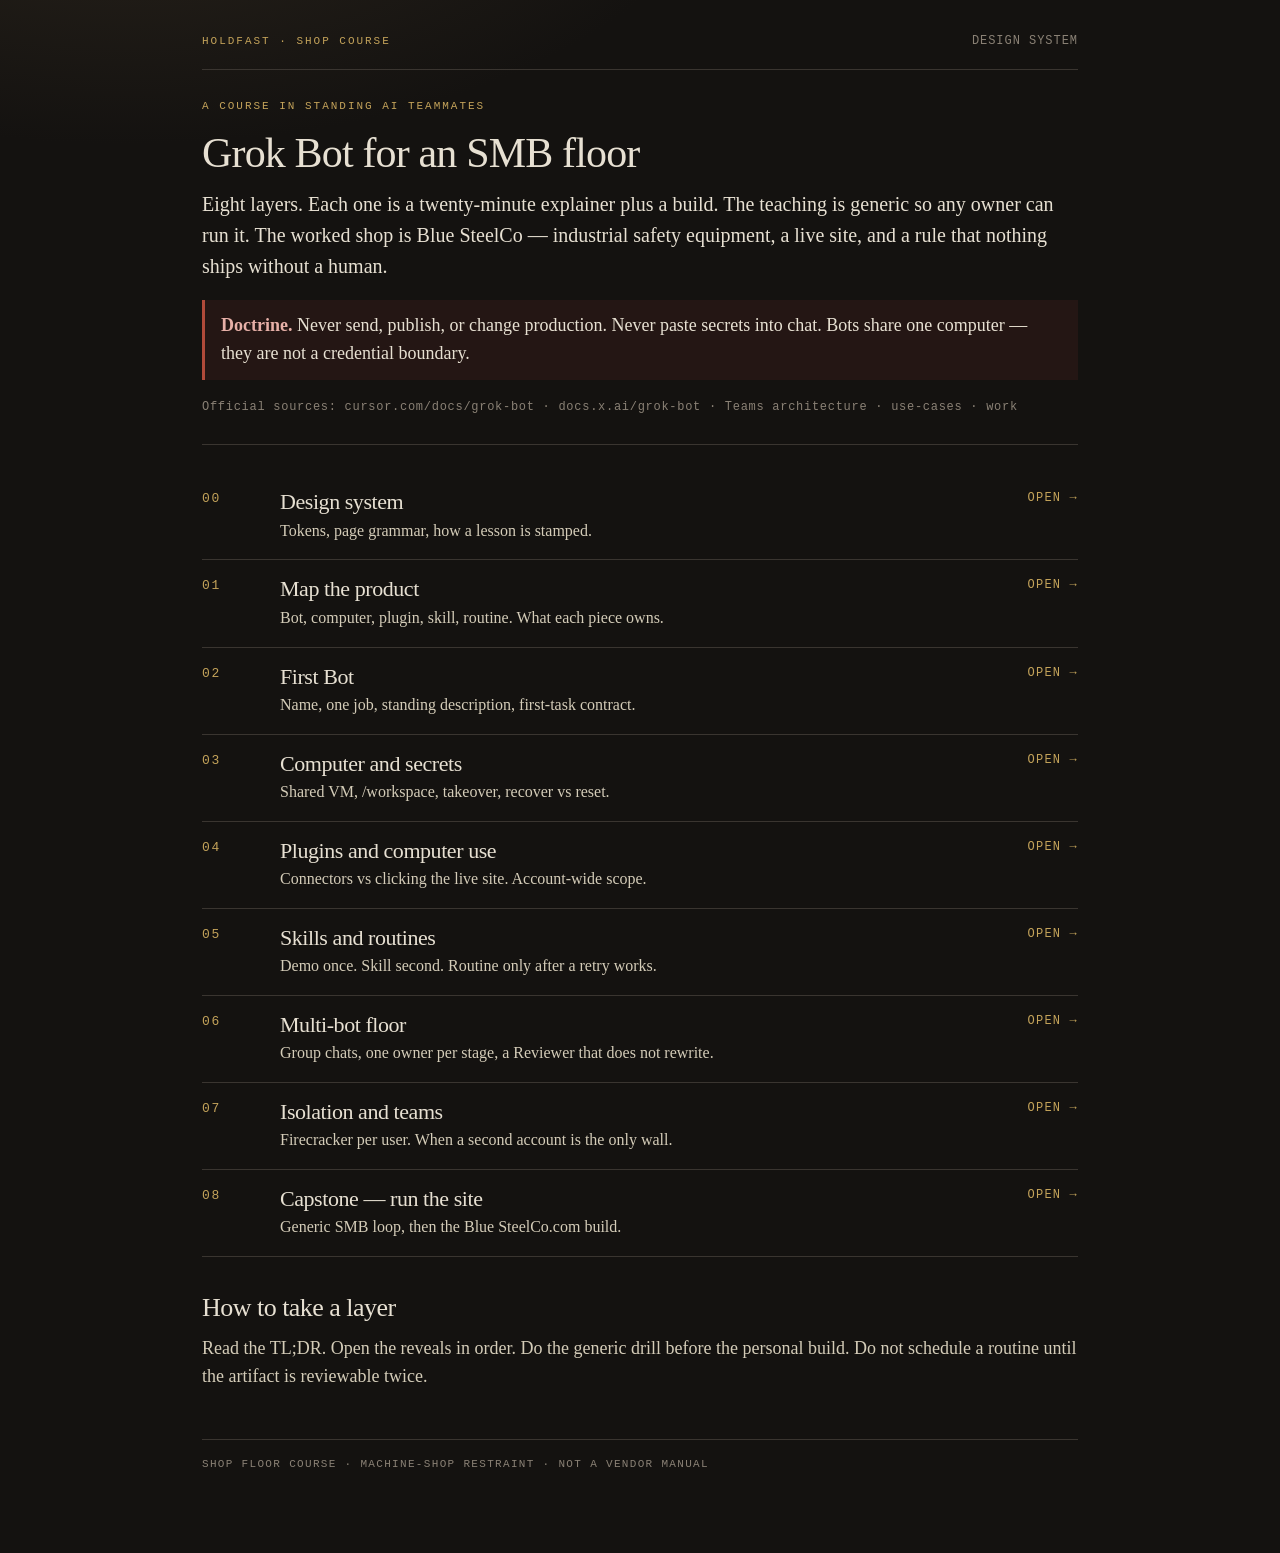
<file: index.html>
<!doctype html>
<html lang="en">
<head>
  <meta charset="utf-8" />
  <meta name="viewport" content="width=device-width, initial-scale=1" />
  <title>Shop Floor — Grok Bot course</title>
  <link rel="stylesheet" href="styles.css" />
</head>
<body>
  <div class="wrap">
    <div class="topnav">
      <span class="stamp">Holdfast · shop course</span>
      <a href="00-design-system.html">Design system</a>
    </div>

    <p class="stamp">A course in standing AI teammates</p>
    <h1>Grok Bot for an SMB floor</h1>
    <p class="lede">Eight layers. Each one is a twenty-minute explainer plus a build. The teaching is generic so any owner can run it. The worked shop is Blue SteelCo — industrial safety equipment, a live site, and a rule that nothing ships without a human.</p>

    <div class="stop">
      <strong>Doctrine.</strong> Never send, publish, or change production. Never paste secrets into chat. Bots share one computer — they are not a credential boundary.
    </div>

    <p class="meta">Official sources: cursor.com/docs/grok-bot · docs.x.ai/grok-bot · Teams architecture · use-cases · work</p>

    <hr class="rule" />

    <ol class="layer-list">
      <li>
        <div class="layer-num">00</div>
        <div>
          <h3>Design system</h3>
          <p>Tokens, page grammar, how a lesson is stamped.</p>
        </div>
        <a class="go" href="00-design-system.html">Open →</a>
      </li>
      <li>
        <div class="layer-num">01</div>
        <div>
          <h3>Map the product</h3>
          <p>Bot, computer, plugin, skill, routine. What each piece owns.</p>
        </div>
        <a class="go" href="01-map-the-product.html">Open →</a>
      </li>
      <li>
        <div class="layer-num">02</div>
        <div>
          <h3>First Bot</h3>
          <p>Name, one job, standing description, first-task contract.</p>
        </div>
        <a class="go" href="02-first-bot.html">Open →</a>
      </li>
      <li>
        <div class="layer-num">03</div>
        <div>
          <h3>Computer and secrets</h3>
          <p>Shared VM, /workspace, takeover, recover vs reset.</p>
        </div>
        <a class="go" href="03-computer-and-secrets.html">Open →</a>
      </li>
      <li>
        <div class="layer-num">04</div>
        <div>
          <h3>Plugins and computer use</h3>
          <p>Connectors vs clicking the live site. Account-wide scope.</p>
        </div>
        <a class="go" href="04-plugins.html">Open →</a>
      </li>
      <li>
        <div class="layer-num">05</div>
        <div>
          <h3>Skills and routines</h3>
          <p>Demo once. Skill second. Routine only after a retry works.</p>
        </div>
        <a class="go" href="05-skills-and-routines.html">Open →</a>
      </li>
      <li>
        <div class="layer-num">06</div>
        <div>
          <h3>Multi-bot floor</h3>
          <p>Group chats, one owner per stage, a Reviewer that does not rewrite.</p>
        </div>
        <a class="go" href="06-multi-bot.html">Open →</a>
      </li>
      <li>
        <div class="layer-num">07</div>
        <div>
          <h3>Isolation and teams</h3>
          <p>Firecracker per user. When a second account is the only wall.</p>
        </div>
        <a class="go" href="07-isolation.html">Open →</a>
      </li>
      <li>
        <div class="layer-num">08</div>
        <div>
          <h3>Capstone — run the site</h3>
          <p>Generic SMB loop, then the Blue SteelCo.com build.</p>
        </div>
        <a class="go" href="08-capstone.html">Open →</a>
      </li>
    </ol>

    <h2>How to take a layer</h2>
    <p>Read the TL;DR. Open the reveals in order. Do the generic drill before the personal build. Do not schedule a routine until the artifact is reviewable twice.</p>

    <footer class="site">Shop Floor course · machine-shop restraint · not a vendor manual</footer>
  </div>
</body>
</html>
</file>
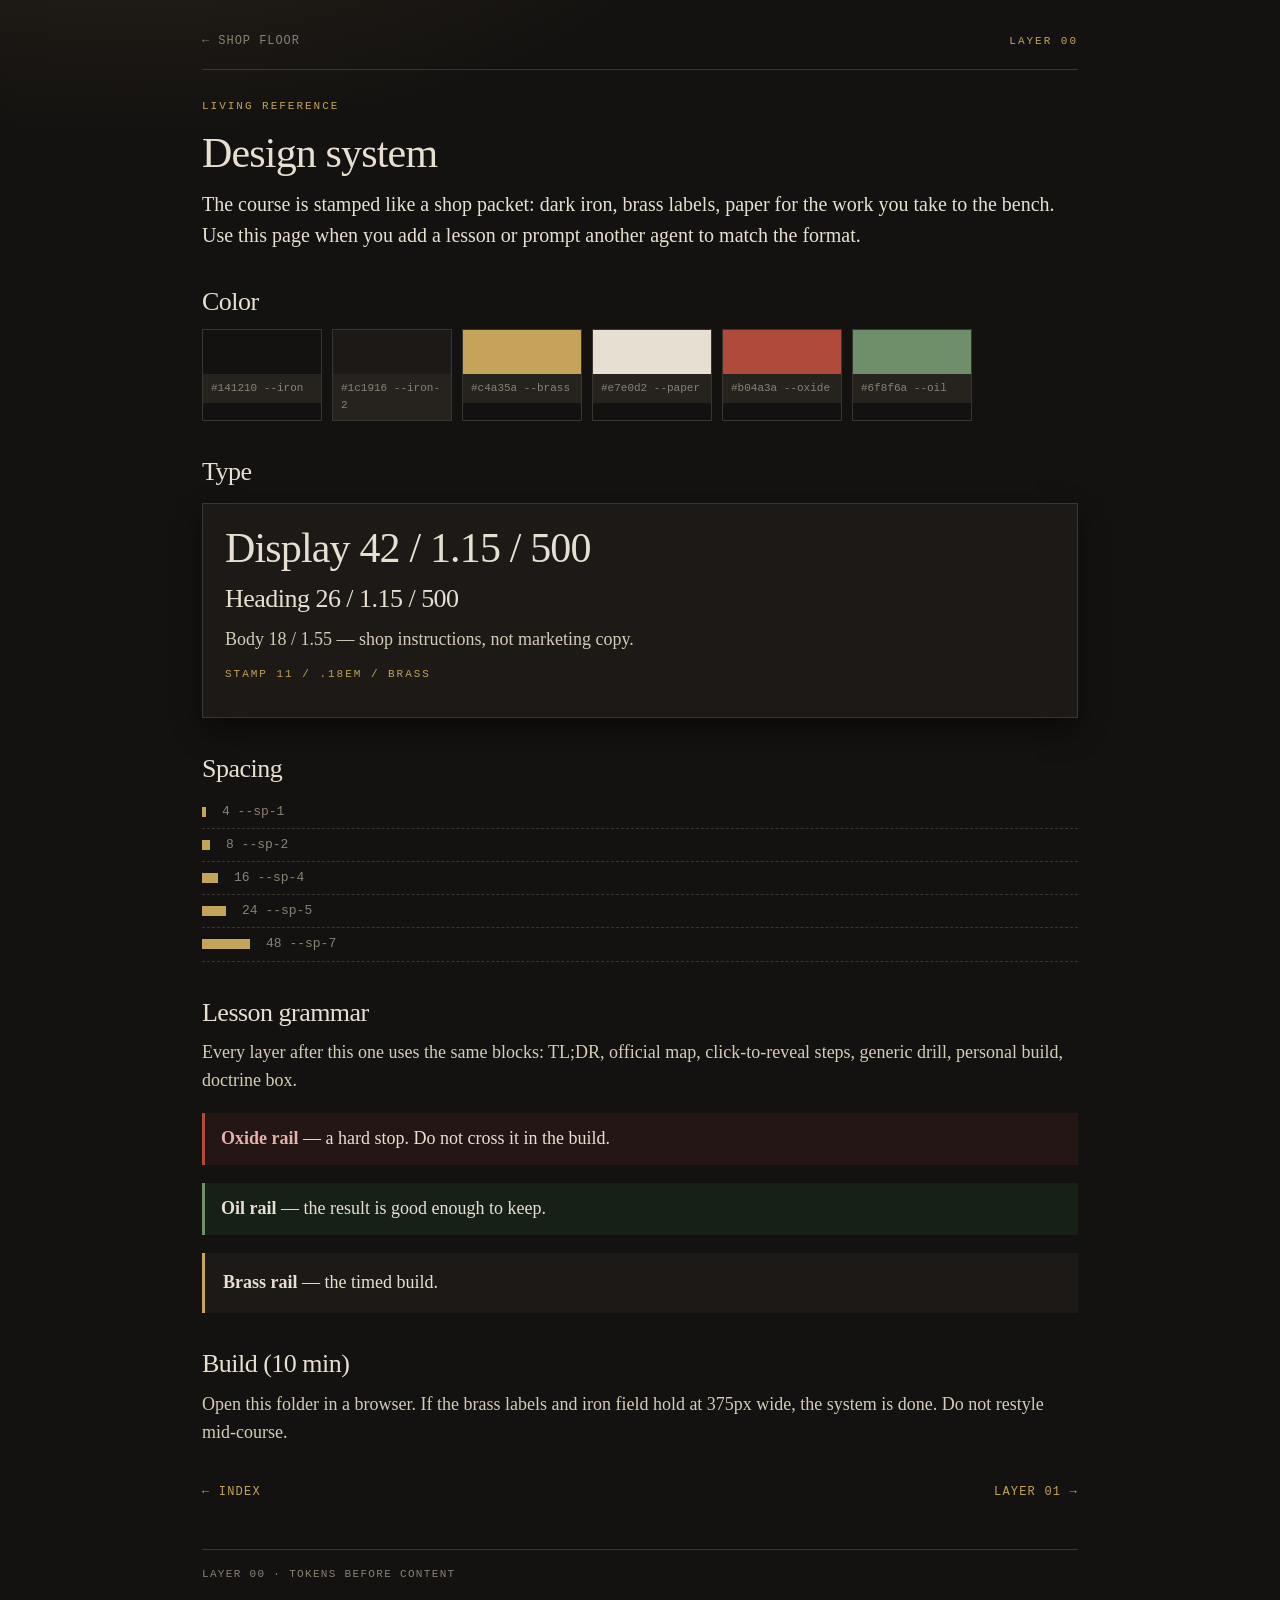
<file: 00-design-system.html>
<!doctype html>
<html lang="en">
<head>
  <meta charset="utf-8" />
  <meta name="viewport" content="width=device-width, initial-scale=1" />
  <title>00 — Design system</title>
  <link rel="stylesheet" href="styles.css" />
</head>
<body>
  <div class="wrap">
    <div class="topnav">
      <a href="index.html">← Shop Floor</a>
      <span class="stamp">Layer 00</span>
    </div>

    <p class="stamp">Living reference</p>
    <h1>Design system</h1>
    <p class="lede">The course is stamped like a shop packet: dark iron, brass labels, paper for the work you take to the bench. Use this page when you add a lesson or prompt another agent to match the format.</p>

    <h2>Color</h2>
    <div class="swatches">
      <div class="swatch"><div class="chip" style="background:#141210"></div><code>#141210 --iron</code></div>
      <div class="swatch"><div class="chip" style="background:#1c1916"></div><code>#1c1916 --iron-2</code></div>
      <div class="swatch"><div class="chip" style="background:#c4a35a"></div><code>#c4a35a --brass</code></div>
      <div class="swatch"><div class="chip" style="background:#e7e0d2"></div><code>#e7e0d2 --paper</code></div>
      <div class="swatch"><div class="chip" style="background:#b04a3a"></div><code>#b04a3a --oxide</code></div>
      <div class="swatch"><div class="chip" style="background:#6f8f6a"></div><code>#6f8f6a --oil</code></div>
    </div>

    <h2>Type</h2>
    <div class="card">
      <h1 style="margin:0">Display 42 / 1.15 / 500</h1>
      <h2 style="margin:12px 0 0">Heading 26 / 1.15 / 500</h2>
      <p style="margin:12px 0 0">Body 18 / 1.55 — shop instructions, not marketing copy.</p>
      <p class="stamp" style="margin-top:12px">Stamp 11 / .18em / brass</p>
    </div>

    <h2>Spacing</h2>
    <div class="token-row"><div class="bar" style="width:4px"></div>4 --sp-1</div>
    <div class="token-row"><div class="bar" style="width:8px"></div>8 --sp-2</div>
    <div class="token-row"><div class="bar" style="width:16px"></div>16 --sp-4</div>
    <div class="token-row"><div class="bar" style="width:24px"></div>24 --sp-5</div>
    <div class="token-row"><div class="bar" style="width:48px"></div>48 --sp-7</div>

    <h2>Lesson grammar</h2>
    <p>Every layer after this one uses the same blocks: TL;DR, official map, click-to-reveal steps, generic drill, personal build, doctrine box.</p>
    <div class="stop"><strong>Oxide rail</strong> — a hard stop. Do not cross it in the build.</div>
    <div class="ok"><strong>Oil rail</strong> — the result is good enough to keep.</div>
    <div class="build"><strong>Brass rail</strong> — the timed build.</div>

    <h2>Build (10 min)</h2>
    <p>Open this folder in a browser. If the brass labels and iron field hold at 375px wide, the system is done. Do not restyle mid-course.</p>

    <div class="pager">
      <a href="index.html">← Index</a>
      <a href="01-map-the-product.html">Layer 01 →</a>
    </div>
    <footer class="site">Layer 00 · tokens before content</footer>
  </div>
</body>
</html>
</file>
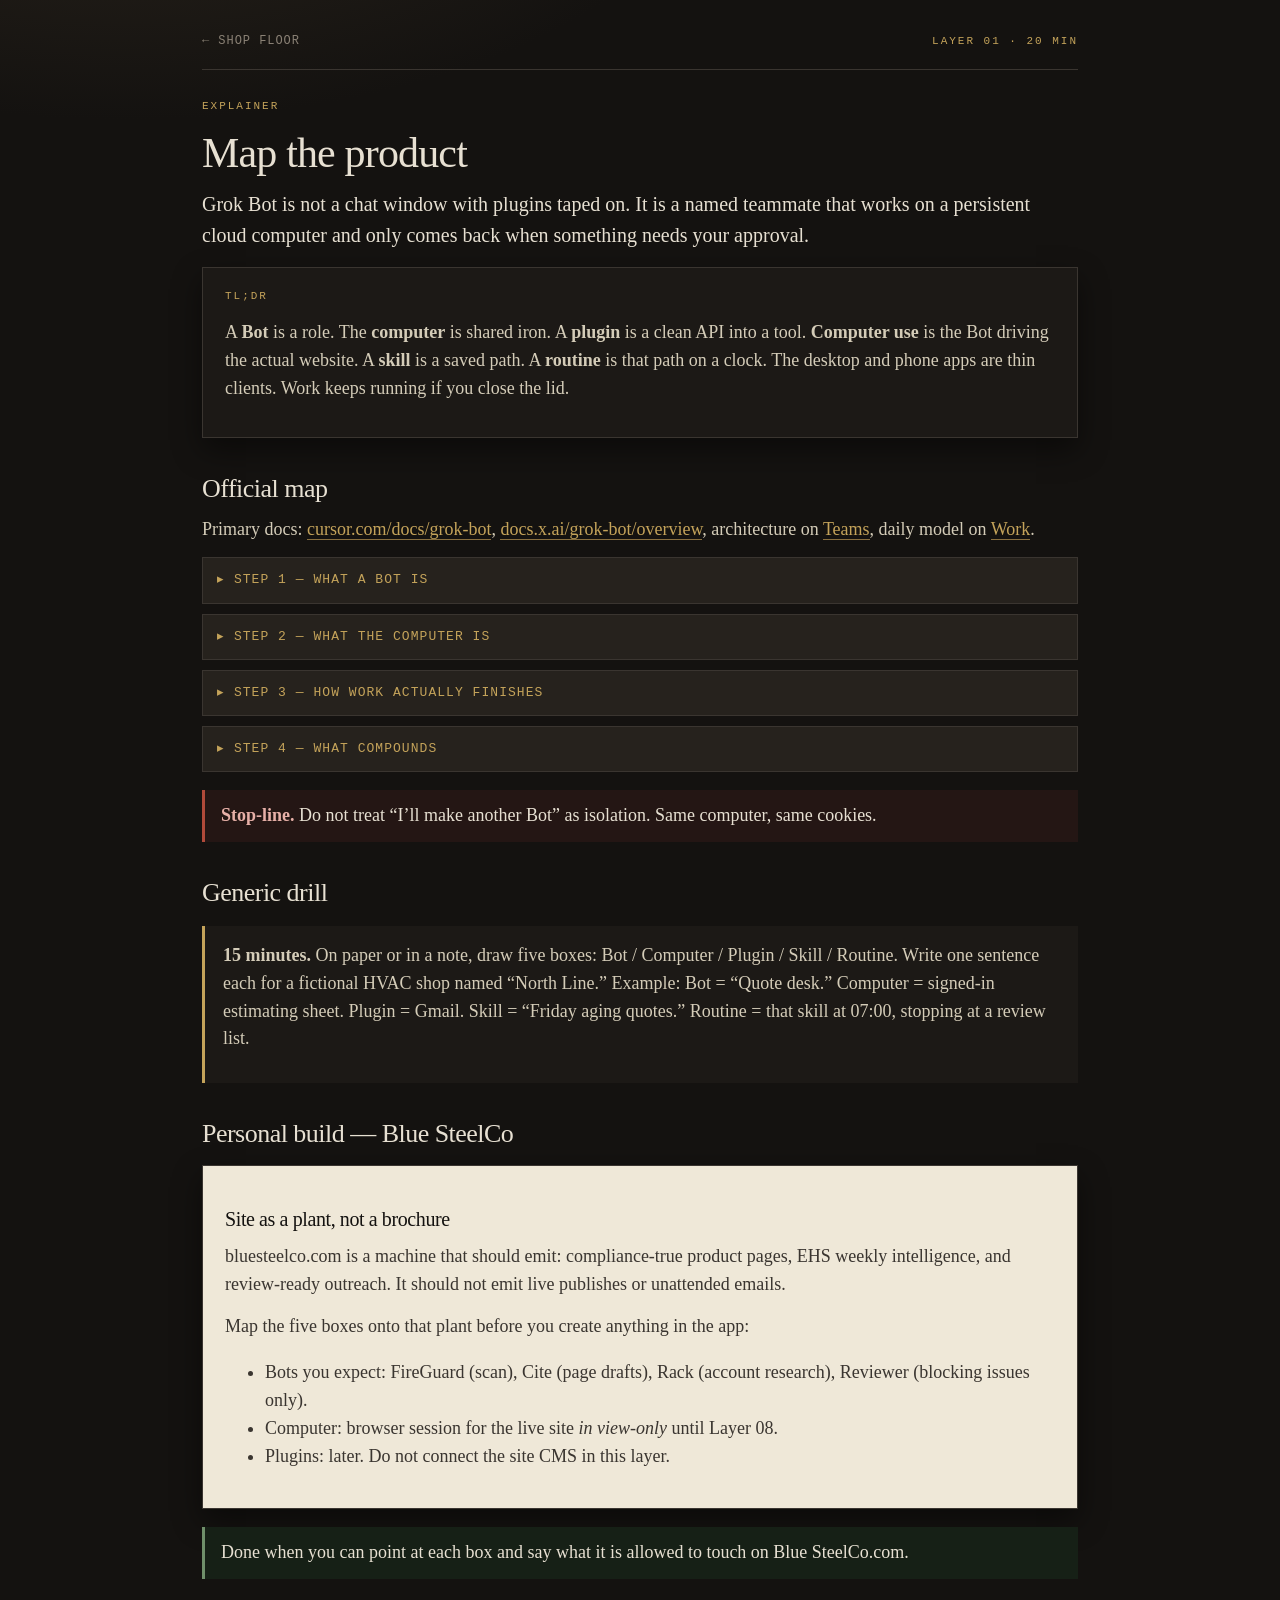
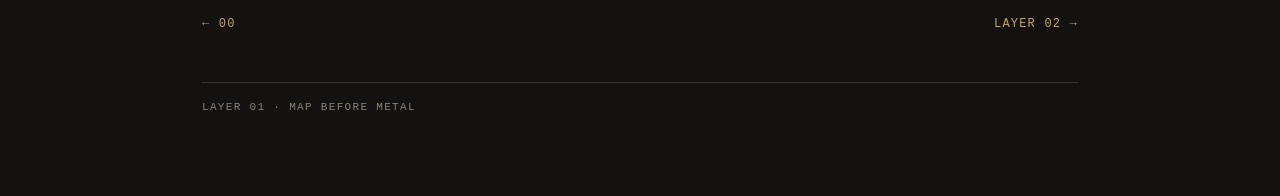
<file: 01-map-the-product.html>
<!doctype html>
<html lang="en">
<head>
  <meta charset="utf-8" />
  <meta name="viewport" content="width=device-width, initial-scale=1" />
  <title>01 — Map the product</title>
  <link rel="stylesheet" href="styles.css" />
</head>
<body>
  <div class="wrap">
    <div class="topnav">
      <a href="index.html">← Shop Floor</a>
      <span class="stamp">Layer 01 · 20 min</span>
    </div>

    <p class="stamp">Explainer</p>
    <h1>Map the product</h1>
    <p class="lede">Grok Bot is not a chat window with plugins taped on. It is a named teammate that works on a persistent cloud computer and only comes back when something needs your approval.</p>

    <div class="card">
      <p class="stamp">TL;DR</p>
      <p>A <strong>Bot</strong> is a role. The <strong>computer</strong> is shared iron. A <strong>plugin</strong> is a clean API into a tool. <strong>Computer use</strong> is the Bot driving the actual website. A <strong>skill</strong> is a saved path. A <strong>routine</strong> is that path on a clock. The desktop and phone apps are thin clients. Work keeps running if you close the lid.</p>
    </div>

    <h2>Official map</h2>
    <p>Primary docs: <a href="https://cursor.com/docs/grok-bot">cursor.com/docs/grok-bot</a>, <a href="https://docs.x.ai/grok-bot/overview">docs.x.ai/grok-bot/overview</a>, architecture on <a href="https://cursor.com/docs/grok-bot/teams">Teams</a>, daily model on <a href="https://cursor.com/docs/grok-bot/work">Work</a>.</p>

    <details class="step">
      <summary>Step 1 — What a Bot is</summary>
      <div class="body">
        <p>Official line: a Bot is a durable AI teammate with a name, a job, its own conversation, and working context that develops over time. Create a separate Bot when the work has a distinct goal, set of tools, working style, approval boundary, or recurring schedule. A “General Helper” does none of that.</p>
        <p>Put standing rules in the <em>description</em>. Put this-task orders in the <em>message</em>.</p>
      </div>
    </details>
    <details class="step">
      <summary>Step 2 — What the computer is</summary>
      <div class="body">
        <p>Each user gets one Firecracker microVM. Every Bot on that account shares it: files, browser sessions, logins. Each Bot gets its own screen. Screens are work surfaces, not security walls. Between users, isolation is hardware-level.</p>
      </div>
    </details>
    <details class="step">
      <summary>Step 3 — How work actually finishes</summary>
      <div class="body">
        <p>Plugins where a connector exists. Computer use everywhere else. Login, 2FA, CAPTCHA, and payment are handed to you. OAuth tokens stay on Cursor’s connector backend. The Bot invokes tools without receiving the tokens.</p>
      </div>
    </details>
    <details class="step">
      <summary>Step 4 — What compounds</summary>
      <div class="body">
        <p>Memory, files, sessions, and preferences persist on a named Bot. Context is supposed to compound instead of resetting. Changing facts still live in the source system. For consequential decisions, reopen the live source.</p>
      </div>
    </details>

    <div class="stop">
      <strong>Stop-line.</strong> Do not treat “I’ll make another Bot” as isolation. Same computer, same cookies.
    </div>

    <h2>Generic drill</h2>
    <div class="build">
      <p><strong>15 minutes.</strong> On paper or in a note, draw five boxes: Bot / Computer / Plugin / Skill / Routine. Write one sentence each for a fictional HVAC shop named “North Line.” Example: Bot = “Quote desk.” Computer = signed-in estimating sheet. Plugin = Gmail. Skill = “Friday aging quotes.” Routine = that skill at 07:00, stopping at a review list.</p>
    </div>

    <h2>Personal build — Blue SteelCo</h2>
    <div class="card paper">
      <h3>Site as a plant, not a brochure</h3>
      <p>bluesteelco.com is a machine that should emit: compliance-true product pages, EHS weekly intelligence, and review-ready outreach. It should not emit live publishes or unattended emails.</p>
      <p>Map the five boxes onto that plant before you create anything in the app:</p>
      <ul>
        <li>Bots you expect: FireGuard (scan), Cite (page drafts), Rack (account research), Reviewer (blocking issues only).</li>
        <li>Computer: browser session for the live site <em>in view-only</em> until Layer 08.</li>
        <li>Plugins: later. Do not connect the site CMS in this layer.</li>
      </ul>
    </div>

    <div class="ok">Done when you can point at each box and say what it is allowed to touch on Blue SteelCo.com.</div>

    <div class="pager">
      <a href="00-design-system.html">← 00</a>
      <a href="02-first-bot.html">Layer 02 →</a>
    </div>
    <footer class="site">Layer 01 · map before metal</footer>
  </div>
</body>
</html>
</file>
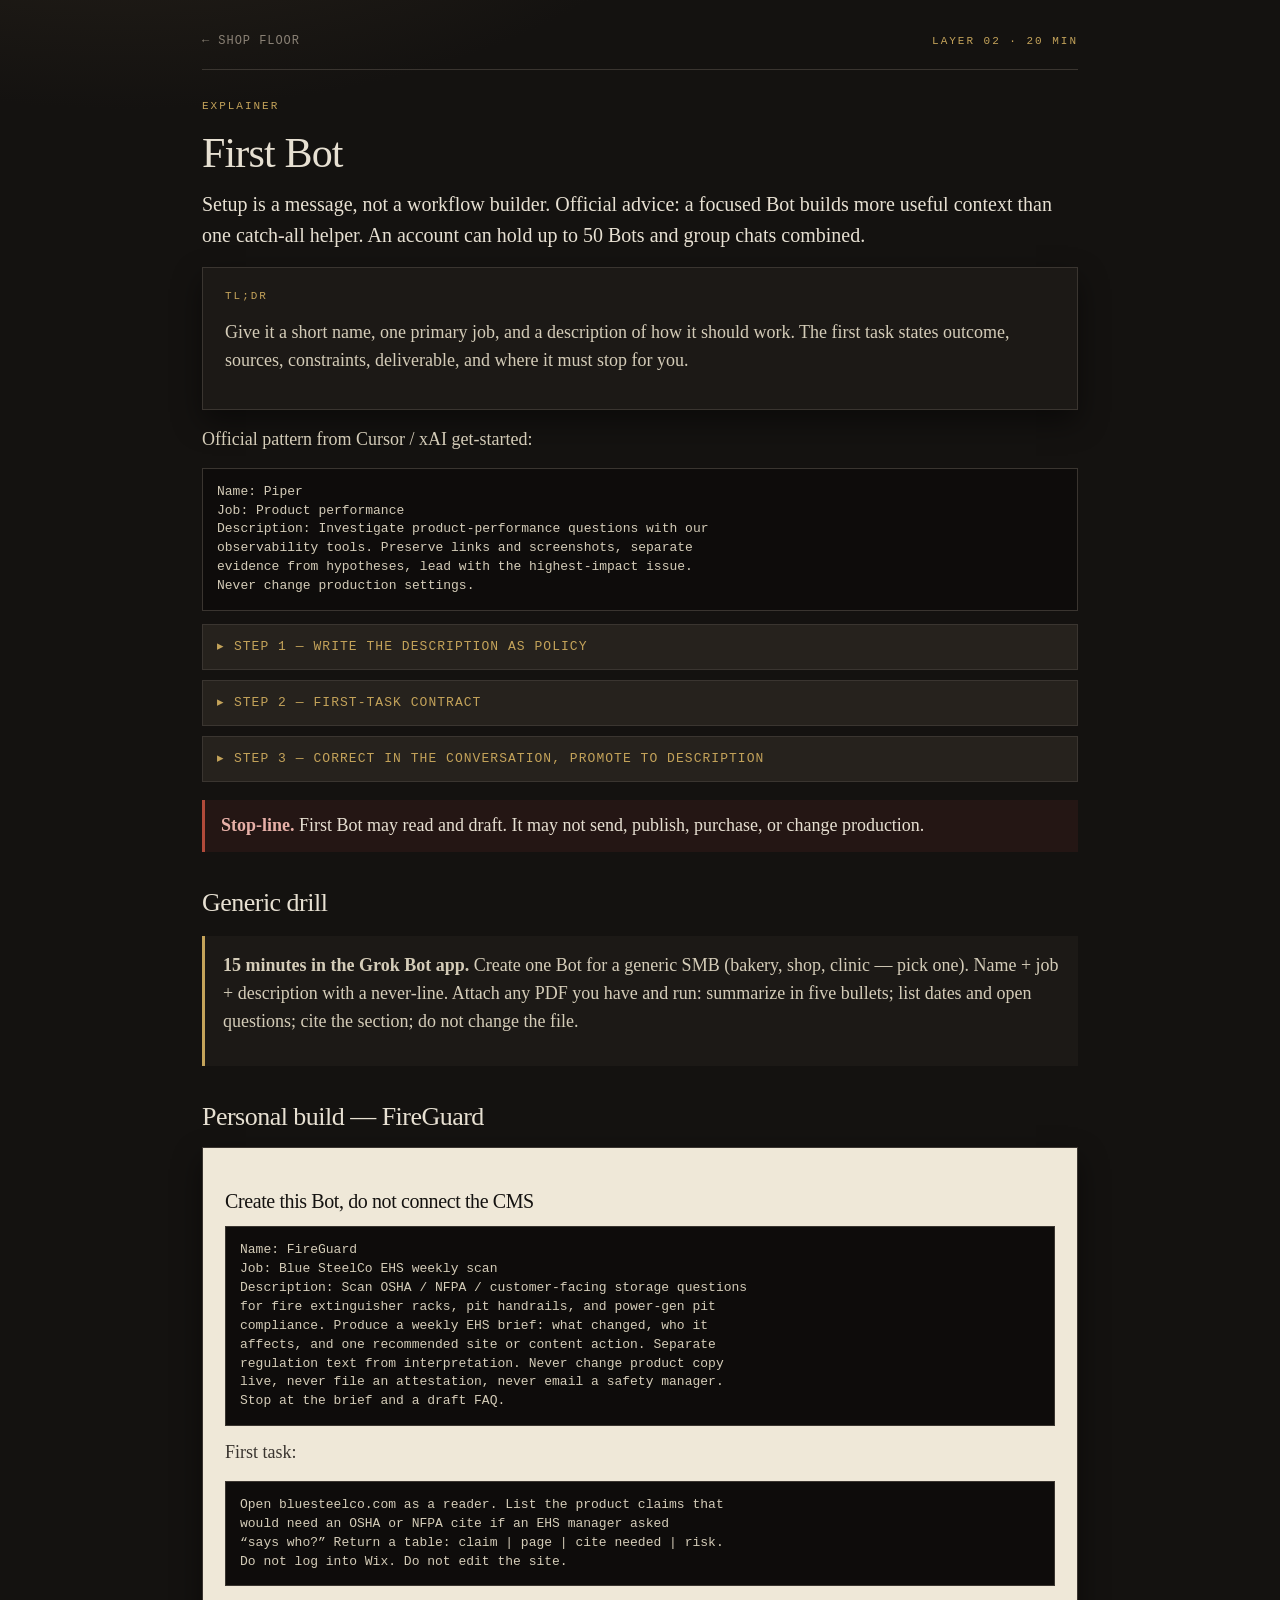
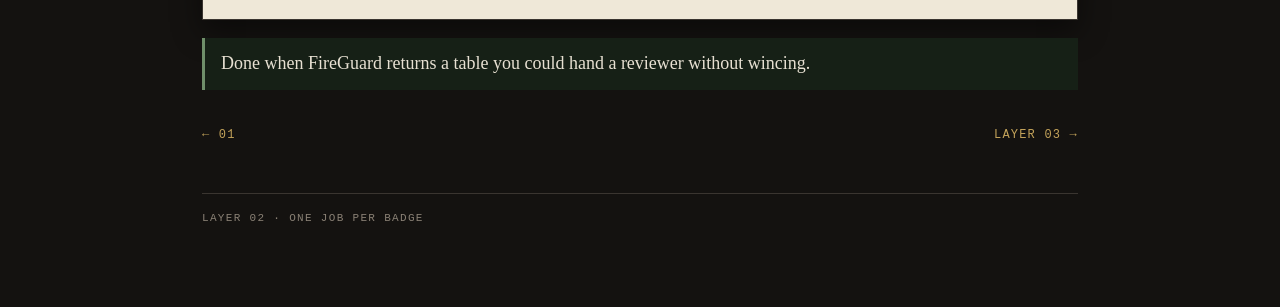
<file: 02-first-bot.html>
<!doctype html>
<html lang="en">
<head>
  <meta charset="utf-8" />
  <meta name="viewport" content="width=device-width, initial-scale=1" />
  <title>02 — First Bot</title>
  <link rel="stylesheet" href="styles.css" />
</head>
<body>
  <div class="wrap">
    <div class="topnav">
      <a href="index.html">← Shop Floor</a>
      <span class="stamp">Layer 02 · 20 min</span>
    </div>

    <p class="stamp">Explainer</p>
    <h1>First Bot</h1>
    <p class="lede">Setup is a message, not a workflow builder. Official advice: a focused Bot builds more useful context than one catch-all helper. An account can hold up to 50 Bots and group chats combined.</p>

    <div class="card">
      <p class="stamp">TL;DR</p>
      <p>Give it a short name, one primary job, and a description of how it should work. The first task states outcome, sources, constraints, deliverable, and where it must stop for you.</p>
    </div>

    <p>Official pattern from Cursor / xAI get-started:</p>
    <pre>Name: Piper
Job: Product performance
Description: Investigate product-performance questions with our
observability tools. Preserve links and screenshots, separate
evidence from hypotheses, lead with the highest-impact issue.
Never change production settings.</pre>

    <details class="step">
      <summary>Step 1 — Write the description as policy</summary>
      <div class="body">
        <p>Description = rules that remain true next month. Message = this week’s list. If you put “draft the March email” in the description, the Bot will keep trying to be March.</p>
      </div>
    </details>
    <details class="step">
      <summary>Step 2 — First-task contract</summary>
      <div class="body">
        <ol>
          <li>Outcome — what is finished?</li>
          <li>Sources — which apps, pages, files?</li>
          <li>Constraints — what must it avoid or ask?</li>
          <li>Deliverable — what does it return?</li>
          <li>Review point — when does it stop?</li>
        </ol>
        <p>Every official starter prompt ends at a review point on purpose.</p>
      </div>
    </details>
    <details class="step">
      <summary>Step 3 — Correct in the conversation, promote to description</summary>
      <div class="body">
        <p>When a preference should survive this job (“five bullets, source links inline”), say so and then edit the profile. Do not hope memory will hold a safety rule. Safety goes in the description.</p>
      </div>
    </details>

    <div class="stop">
      <strong>Stop-line.</strong> First Bot may read and draft. It may not send, publish, purchase, or change production.
    </div>

    <h2>Generic drill</h2>
    <div class="build">
      <p><strong>15 minutes in the Grok Bot app.</strong> Create one Bot for a generic SMB (bakery, shop, clinic — pick one). Name + job + description with a never-line. Attach any PDF you have and run: summarize in five bullets; list dates and open questions; cite the section; do not change the file.</p>
    </div>

    <h2>Personal build — FireGuard</h2>
    <div class="card paper">
      <h3>Create this Bot, do not connect the CMS</h3>
      <pre>Name: FireGuard
Job: Blue SteelCo EHS weekly scan
Description: Scan OSHA / NFPA / customer-facing storage questions
for fire extinguisher racks, pit handrails, and power-gen pit
compliance. Produce a weekly EHS brief: what changed, who it
affects, and one recommended site or content action. Separate
regulation text from interpretation. Never change product copy
live, never file an attestation, never email a safety manager.
Stop at the brief and a draft FAQ.</pre>
      <p>First task:</p>
      <pre>Open bluesteelco.com as a reader. List the product claims that
would need an OSHA or NFPA cite if an EHS manager asked
“says who?” Return a table: claim | page | cite needed | risk.
Do not log into Wix. Do not edit the site.</pre>
    </div>

    <div class="ok">Done when FireGuard returns a table you could hand a reviewer without wincing.</div>

    <div class="pager">
      <a href="01-map-the-product.html">← 01</a>
      <a href="03-computer-and-secrets.html">Layer 03 →</a>
    </div>
    <footer class="site">Layer 02 · one job per badge</footer>
  </div>
</body>
</html>
</file>
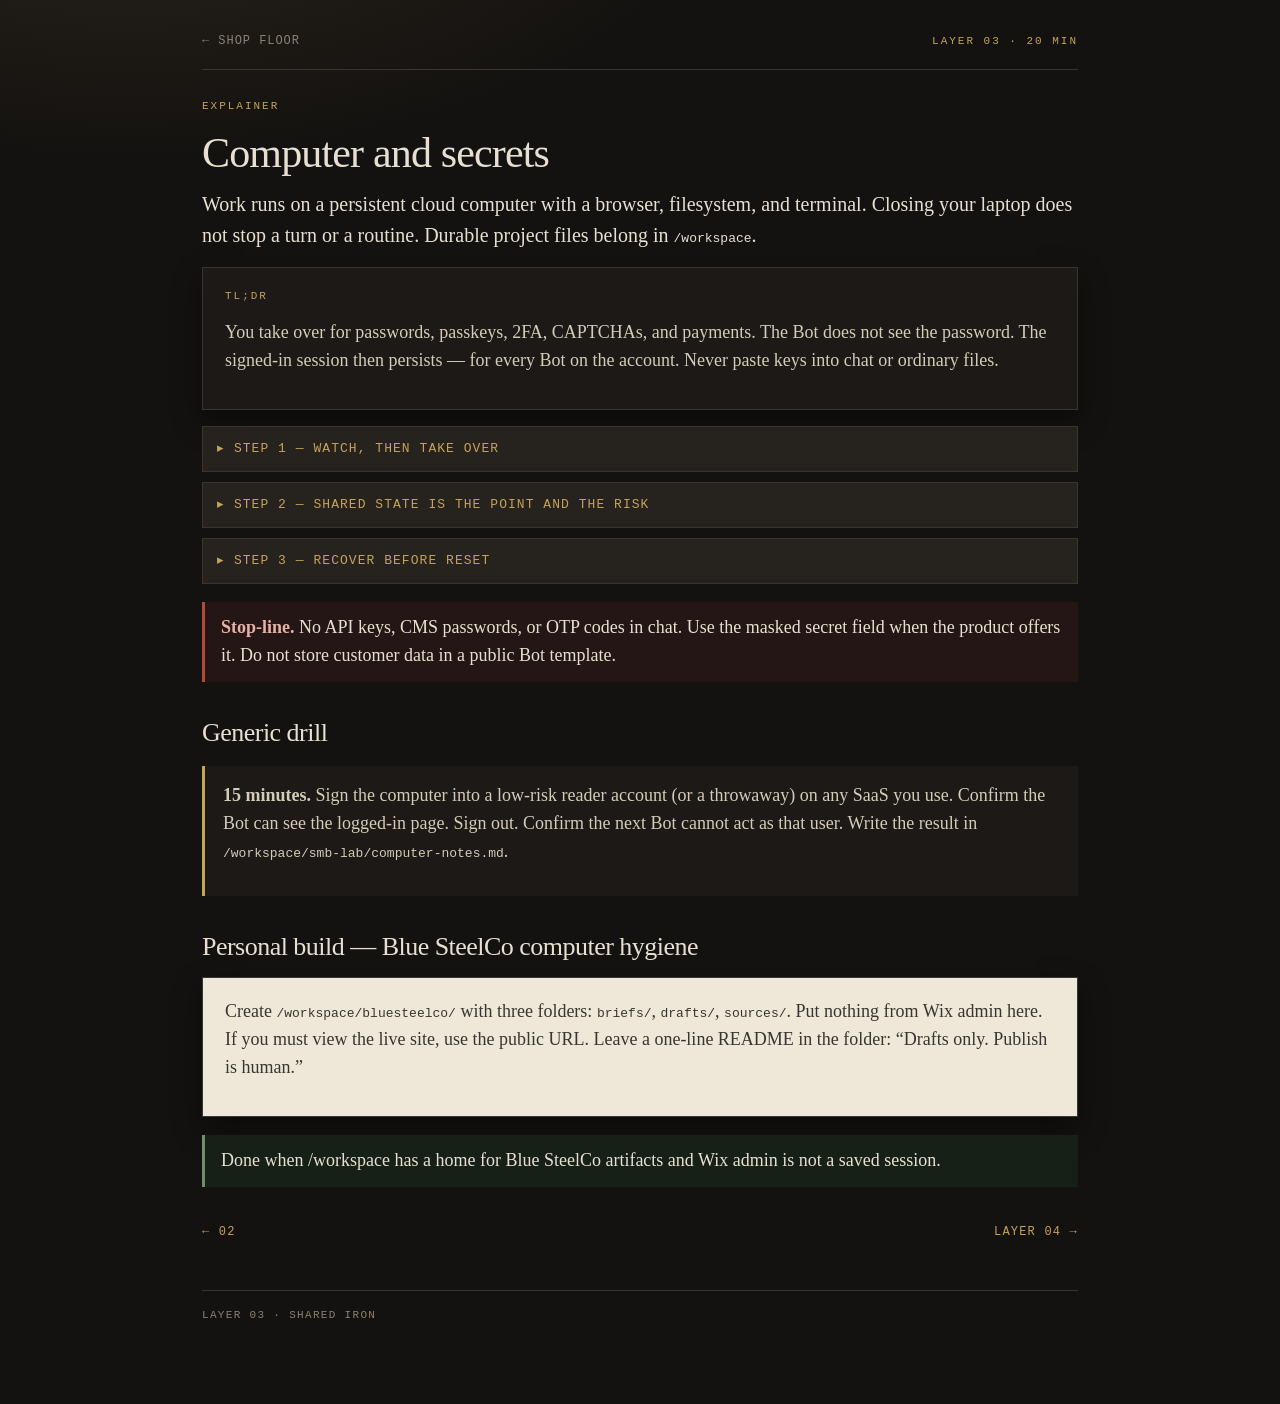
<file: 03-computer-and-secrets.html>
<!doctype html>
<html lang="en">
<head>
  <meta charset="utf-8" />
  <meta name="viewport" content="width=device-width, initial-scale=1" />
  <title>03 — Computer and secrets</title>
  <link rel="stylesheet" href="styles.css" />
</head>
<body>
  <div class="wrap">
    <div class="topnav">
      <a href="index.html">← Shop Floor</a>
      <span class="stamp">Layer 03 · 20 min</span>
    </div>

    <p class="stamp">Explainer</p>
    <h1>Computer and secrets</h1>
    <p class="lede">Work runs on a persistent cloud computer with a browser, filesystem, and terminal. Closing your laptop does not stop a turn or a routine. Durable project files belong in <code>/workspace</code>.</p>

    <div class="card">
      <p class="stamp">TL;DR</p>
      <p>You take over for passwords, passkeys, 2FA, CAPTCHAs, and payments. The Bot does not see the password. The signed-in session then persists — for every Bot on the account. Never paste keys into chat or ordinary files.</p>
    </div>

    <details class="step">
      <summary>Step 1 — Watch, then take over</summary>
      <div class="body">
        <p>Open <strong>Agent Computer</strong> from the conversation. Complete only the blocked step. Tell the Bot to continue. If a site re-verifies, the Bot should pause and notify you rather than invent a bypass.</p>
      </div>
    </details>
    <details class="step">
      <summary>Step 2 — Shared state is the point and the risk</summary>
      <div class="body">
        <p>Handoffs work because files and logins are shared. That also means a drafting Bot can open a tab you signed in for a publishing Bot. Sign out of admin surfaces when the shift is over. Delete sensitive temp files when the job ends.</p>
      </div>
    </details>
    <details class="step">
      <summary>Step 3 — Recover before reset</summary>
      <div class="body">
        <ol>
          <li>Retry / reopen the conversation</li>
          <li>Restart the app, check for update</li>
          <li>Recover Agent Computer</li>
          <li>Update Agent Computer (rebuild image, keep durable files)</li>
          <li>Reset only as last resort</li>
        </ol>
        <p>Conversations live outside the computer. They survive a reset. Unsynced files do not.</p>
      </div>
    </details>

    <div class="stop">
      <strong>Stop-line.</strong> No API keys, CMS passwords, or OTP codes in chat. Use the masked secret field when the product offers it. Do not store customer data in a public Bot template.
    </div>

    <h2>Generic drill</h2>
    <div class="build">
      <p><strong>15 minutes.</strong> Sign the computer into a low-risk reader account (or a throwaway) on any SaaS you use. Confirm the Bot can see the logged-in page. Sign out. Confirm the next Bot cannot act as that user. Write the result in <code>/workspace/smb-lab/computer-notes.md</code>.</p>
    </div>

    <h2>Personal build — Blue SteelCo computer hygiene</h2>
    <div class="card paper">
      <p>Create <code>/workspace/bluesteelco/</code> with three folders: <code>briefs/</code>, <code>drafts/</code>, <code>sources/</code>. Put nothing from Wix admin here. If you must view the live site, use the public URL. Leave a one-line README in the folder: “Drafts only. Publish is human.”</p>
    </div>

    <div class="ok">Done when /workspace has a home for Blue SteelCo artifacts and Wix admin is not a saved session.</div>

    <div class="pager">
      <a href="02-first-bot.html">← 02</a>
      <a href="04-plugins.html">Layer 04 →</a>
    </div>
    <footer class="site">Layer 03 · shared iron</footer>
  </div>
</body>
</html>
</file>
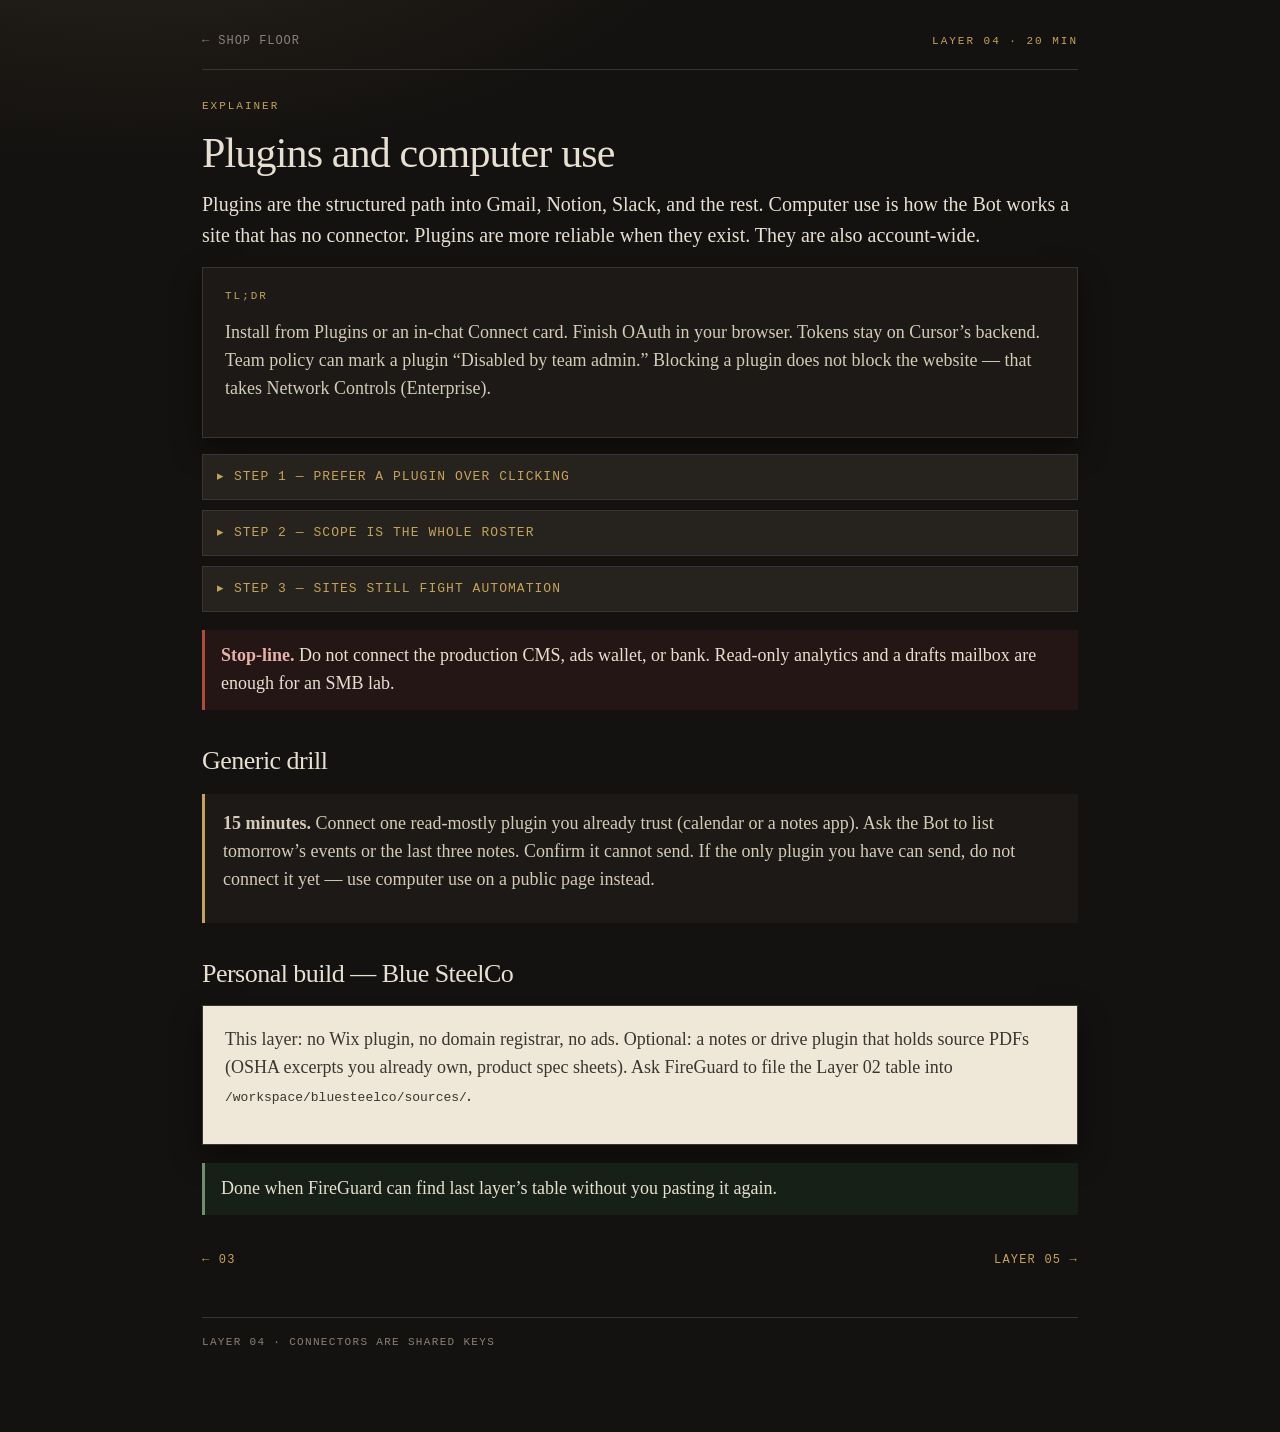
<file: 04-plugins.html>
<!doctype html>
<html lang="en">
<head>
  <meta charset="utf-8" />
  <meta name="viewport" content="width=device-width, initial-scale=1" />
  <title>04 — Plugins</title>
  <link rel="stylesheet" href="styles.css" />
</head>
<body>
  <div class="wrap">
    <div class="topnav">
      <a href="index.html">← Shop Floor</a>
      <span class="stamp">Layer 04 · 20 min</span>
    </div>

    <p class="stamp">Explainer</p>
    <h1>Plugins and computer use</h1>
    <p class="lede">Plugins are the structured path into Gmail, Notion, Slack, and the rest. Computer use is how the Bot works a site that has no connector. Plugins are more reliable when they exist. They are also account-wide.</p>

    <div class="card">
      <p class="stamp">TL;DR</p>
      <p>Install from Plugins or an in-chat Connect card. Finish OAuth in your browser. Tokens stay on Cursor’s backend. Team policy can mark a plugin “Disabled by team admin.” Blocking a plugin does not block the website — that takes Network Controls (Enterprise).</p>
    </div>

    <details class="step">
      <summary>Step 1 — Prefer a plugin over clicking</summary>
      <div class="body">
        <p>Official stance: plugins beat clicking through a website when a connector exists. Use computer use for the long tail and for tools with no API.</p>
      </div>
    </details>
    <details class="step">
      <summary>Step 2 — Scope is the whole roster</summary>
      <div class="body">
        <p>An installed plugin is available to every Bot you run. Do not connect a send-capable inbox “just for the researcher.” The Reviewer can see that path too.</p>
      </div>
    </details>
    <details class="step">
      <summary>Step 3 — Sites still fight automation</summary>
      <div class="body">
        <p>A site can block automation, expire a session, or demand a human step. The Bot is supposed to hand those steps to you, not work around them.</p>
      </div>
    </details>

    <div class="stop">
      <strong>Stop-line.</strong> Do not connect the production CMS, ads wallet, or bank. Read-only analytics and a drafts mailbox are enough for an SMB lab.
    </div>

    <h2>Generic drill</h2>
    <div class="build">
      <p><strong>15 minutes.</strong> Connect one read-mostly plugin you already trust (calendar or a notes app). Ask the Bot to list tomorrow’s events or the last three notes. Confirm it cannot send. If the only plugin you have can send, do not connect it yet — use computer use on a public page instead.</p>
    </div>

    <h2>Personal build — Blue SteelCo</h2>
    <div class="card paper">
      <p>This layer: no Wix plugin, no domain registrar, no ads. Optional: a notes or drive plugin that holds source PDFs (OSHA excerpts you already own, product spec sheets). Ask FireGuard to file the Layer 02 table into <code>/workspace/bluesteelco/sources/</code>.</p>
    </div>

    <div class="ok">Done when FireGuard can find last layer’s table without you pasting it again.</div>

    <div class="pager">
      <a href="03-computer-and-secrets.html">← 03</a>
      <a href="05-skills-and-routines.html">Layer 05 →</a>
    </div>
    <footer class="site">Layer 04 · connectors are shared keys</footer>
  </div>
</body>
</html>
</file>
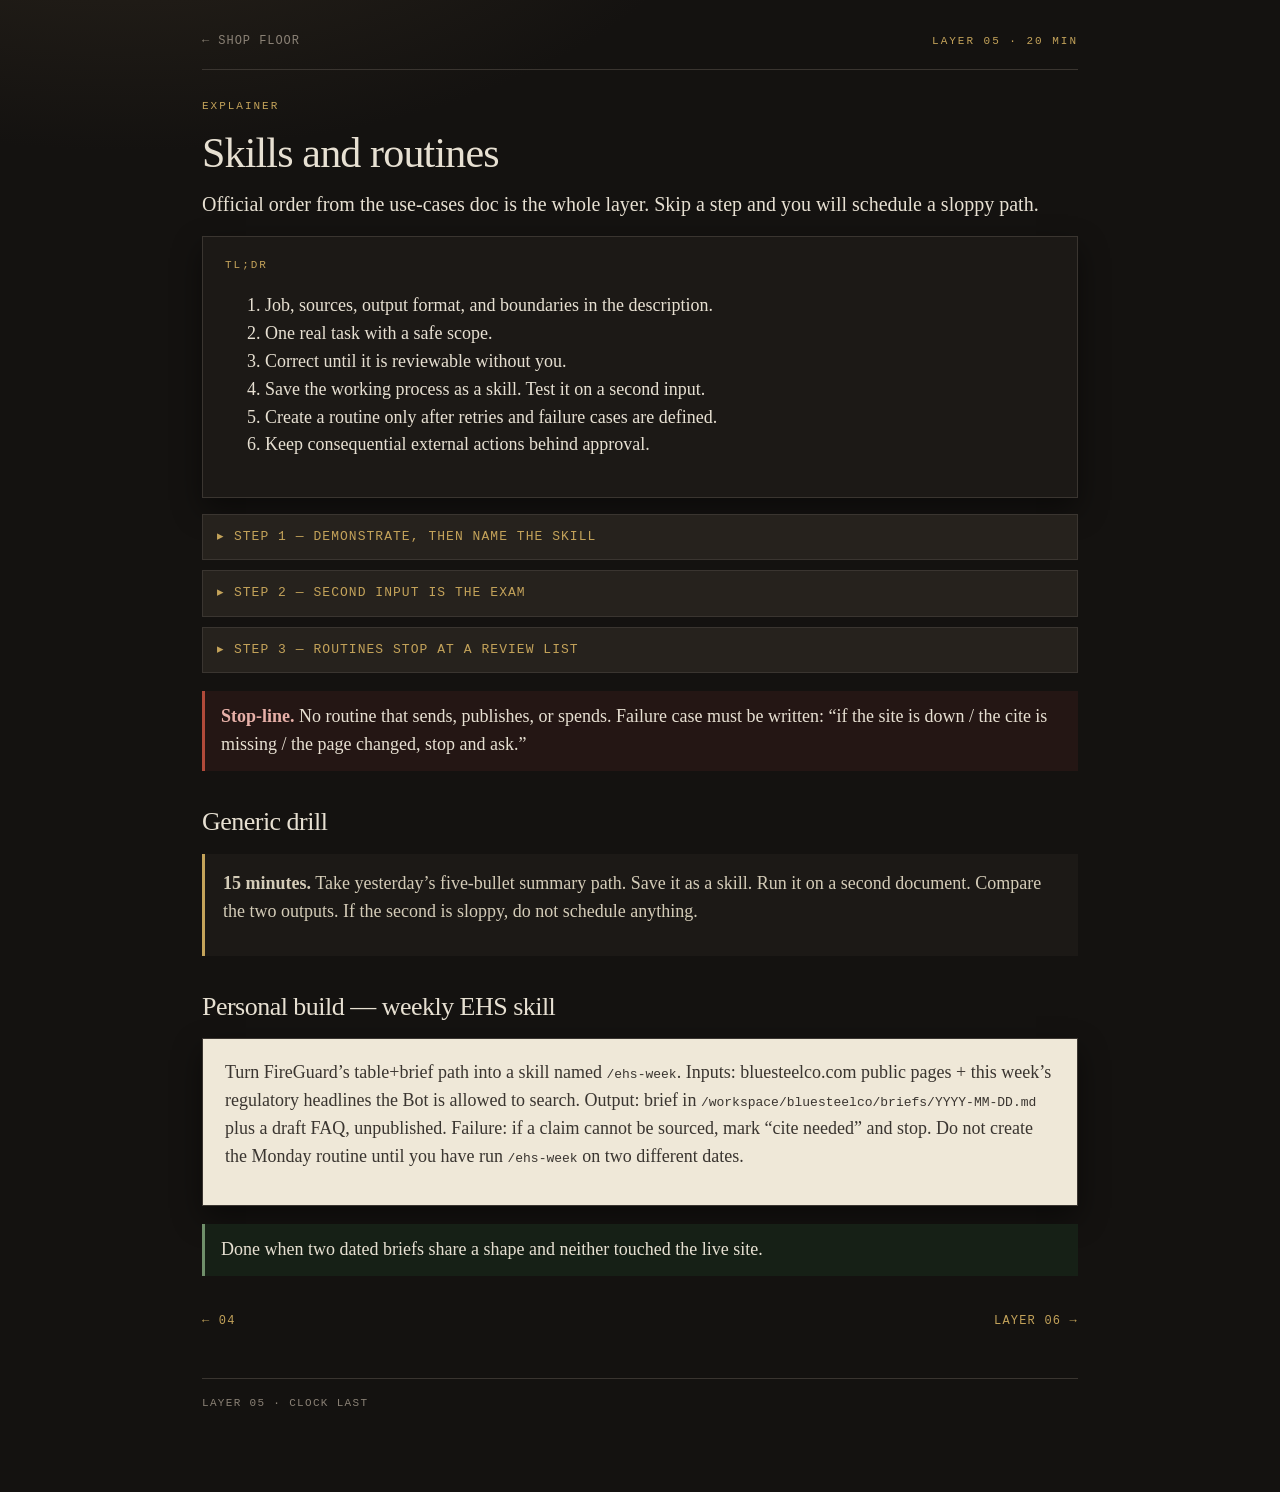
<file: 05-skills-and-routines.html>
<!doctype html>
<html lang="en">
<head>
  <meta charset="utf-8" />
  <meta name="viewport" content="width=device-width, initial-scale=1" />
  <title>05 — Skills and routines</title>
  <link rel="stylesheet" href="styles.css" />
</head>
<body>
  <div class="wrap">
    <div class="topnav">
      <a href="index.html">← Shop Floor</a>
      <span class="stamp">Layer 05 · 20 min</span>
    </div>

    <p class="stamp">Explainer</p>
    <h1>Skills and routines</h1>
    <p class="lede">Official order from the use-cases doc is the whole layer. Skip a step and you will schedule a sloppy path.</p>

    <div class="card">
      <p class="stamp">TL;DR</p>
      <ol>
        <li>Job, sources, output format, and boundaries in the description.</li>
        <li>One real task with a safe scope.</li>
        <li>Correct until it is reviewable without you.</li>
        <li>Save the working process as a skill. Test it on a second input.</li>
        <li>Create a routine only after retries and failure cases are defined.</li>
        <li>Keep consequential external actions behind approval.</li>
      </ol>
    </div>

    <details class="step">
      <summary>Step 1 — Demonstrate, then name the skill</summary>
      <div class="body">
        <p>Walk the Bot through a multi-step path once across your systems. It can persist that path. Invoke later with <code>/</code>. A skill that still needs you to remember the prompt is not a skill yet.</p>
      </div>
    </details>
    <details class="step">
      <summary>Step 2 — Second input is the exam</summary>
      <div class="body">
        <p>Run the skill on a different week, different page, or different account list. If the output shape breaks, fix the skill before any clock is involved.</p>
      </div>
    </details>
    <details class="step">
      <summary>Step 3 — Routines stop at a review list</summary>
      <div class="body">
        <p>Official sales example: schedule a nightly research routine that stops at the review list. That is the SMB pattern. A routine that publishes at 06:00 is an incident.</p>
      </div>
    </details>

    <div class="stop">
      <strong>Stop-line.</strong> No routine that sends, publishes, or spends. Failure case must be written: “if the site is down / the cite is missing / the page changed, stop and ask.”
    </div>

    <h2>Generic drill</h2>
    <div class="build">
      <p><strong>15 minutes.</strong> Take yesterday’s five-bullet summary path. Save it as a skill. Run it on a second document. Compare the two outputs. If the second is sloppy, do not schedule anything.</p>
    </div>

    <h2>Personal build — weekly EHS skill</h2>
    <div class="card paper">
      <p>Turn FireGuard’s table+brief path into a skill named <code>/ehs-week</code>. Inputs: bluesteelco.com public pages + this week’s regulatory headlines the Bot is allowed to search. Output: brief in <code>/workspace/bluesteelco/briefs/YYYY-MM-DD.md</code> plus a draft FAQ, unpublished. Failure: if a claim cannot be sourced, mark “cite needed” and stop. Do not create the Monday routine until you have run <code>/ehs-week</code> on two different dates.</p>
    </div>

    <div class="ok">Done when two dated briefs share a shape and neither touched the live site.</div>

    <div class="pager">
      <a href="04-plugins.html">← 04</a>
      <a href="06-multi-bot.html">Layer 06 →</a>
    </div>
    <footer class="site">Layer 05 · clock last</footer>
  </div>
</body>
</html>
</file>
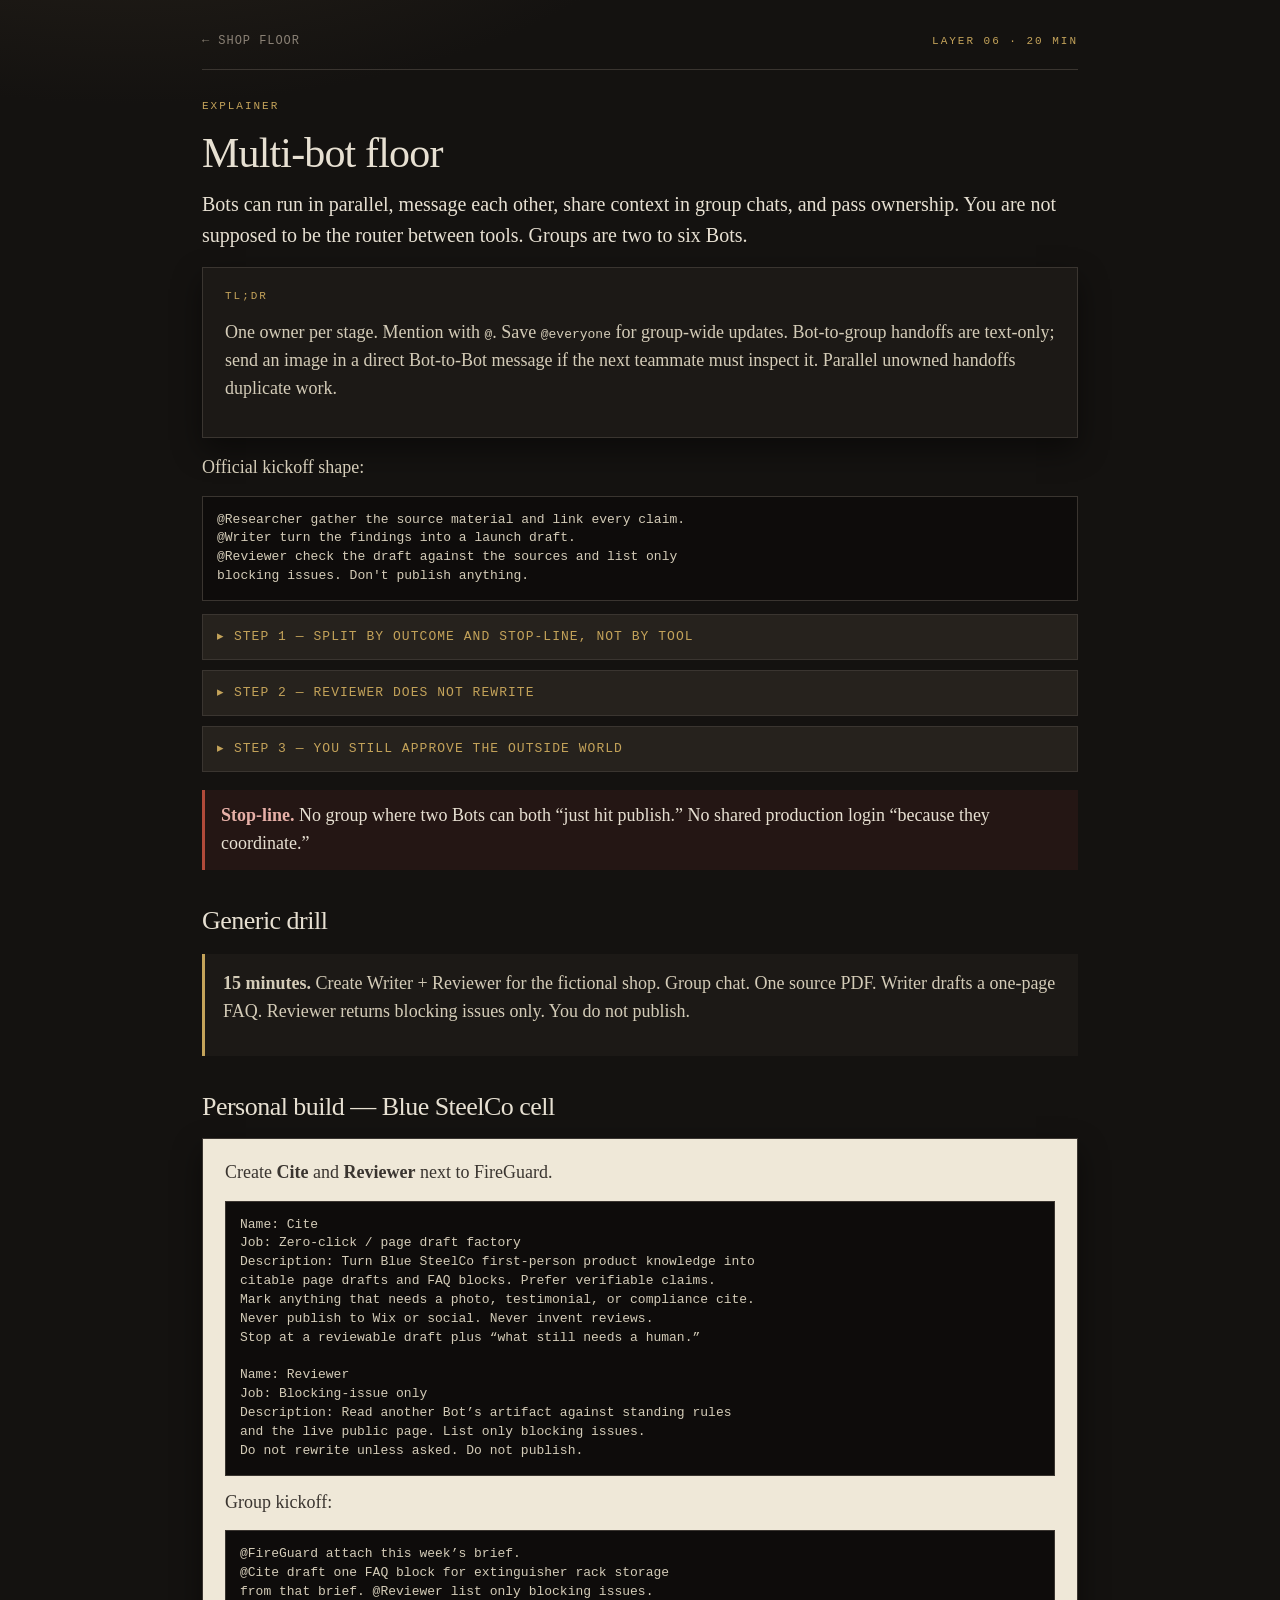
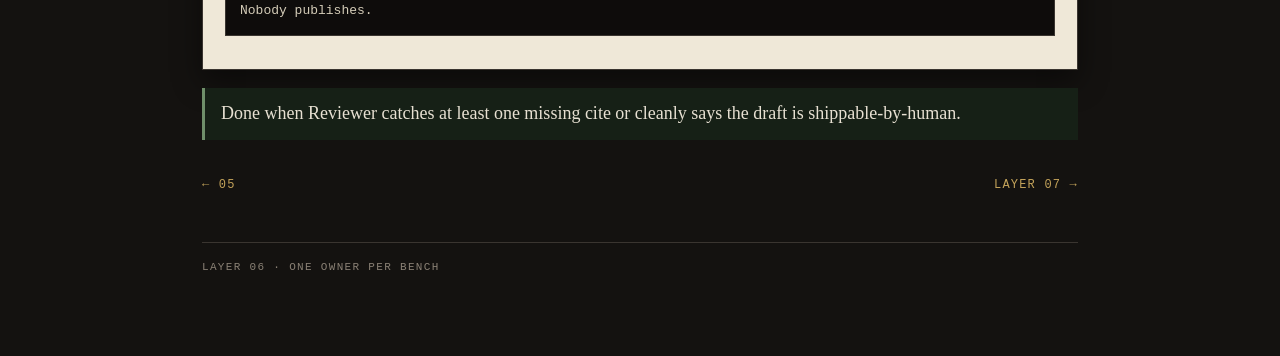
<file: 06-multi-bot.html>
<!doctype html>
<html lang="en">
<head>
  <meta charset="utf-8" />
  <meta name="viewport" content="width=device-width, initial-scale=1" />
  <title>06 — Multi-bot floor</title>
  <link rel="stylesheet" href="styles.css" />
</head>
<body>
  <div class="wrap">
    <div class="topnav">
      <a href="index.html">← Shop Floor</a>
      <span class="stamp">Layer 06 · 20 min</span>
    </div>

    <p class="stamp">Explainer</p>
    <h1>Multi-bot floor</h1>
    <p class="lede">Bots can run in parallel, message each other, share context in group chats, and pass ownership. You are not supposed to be the router between tools. Groups are two to six Bots.</p>

    <div class="card">
      <p class="stamp">TL;DR</p>
      <p>One owner per stage. Mention with <code>@</code>. Save <code>@everyone</code> for group-wide updates. Bot-to-group handoffs are text-only; send an image in a direct Bot-to-Bot message if the next teammate must inspect it. Parallel unowned handoffs duplicate work.</p>
    </div>

    <p>Official kickoff shape:</p>
    <pre>@Researcher gather the source material and link every claim.
@Writer turn the findings into a launch draft.
@Reviewer check the draft against the sources and list only
blocking issues. Don't publish anything.</pre>

    <details class="step">
      <summary>Step 1 — Split by outcome and stop-line, not by tool</summary>
      <div class="body">
        <p>Two Bots that both “use the website” are one Bot. Two Bots where one may draft and one may only veto are two Bots. Duplicate a Bot to reuse a role for a new scope; the copy does not bring conversation history or memory.</p>
      </div>
    </details>
    <details class="step">
      <summary>Step 2 — Reviewer does not rewrite</summary>
      <div class="body">
        <p>A useful shop Reviewer lists blocking issues only: uncited claims, invented testimonials, production changes, outbound sends, stale numbers. If the artifact is clean, one line.</p>
      </div>
    </details>
    <details class="step">
      <summary>Step 3 — You still approve the outside world</summary>
      <div class="body">
        <p>Handoffs move work across Bots. They do not move authority off you. Sending and publishing stay human.</p>
      </div>
    </details>

    <div class="stop">
      <strong>Stop-line.</strong> No group where two Bots can both “just hit publish.” No shared production login “because they coordinate.”
    </div>

    <h2>Generic drill</h2>
    <div class="build">
      <p><strong>15 minutes.</strong> Create Writer + Reviewer for the fictional shop. Group chat. One source PDF. Writer drafts a one-page FAQ. Reviewer returns blocking issues only. You do not publish.</p>
    </div>

    <h2>Personal build — Blue SteelCo cell</h2>
    <div class="card paper">
      <p>Create <strong>Cite</strong> and <strong>Reviewer</strong> next to FireGuard.</p>
      <pre>Name: Cite
Job: Zero-click / page draft factory
Description: Turn Blue SteelCo first-person product knowledge into
citable page drafts and FAQ blocks. Prefer verifiable claims.
Mark anything that needs a photo, testimonial, or compliance cite.
Never publish to Wix or social. Never invent reviews.
Stop at a reviewable draft plus “what still needs a human.”

Name: Reviewer
Job: Blocking-issue only
Description: Read another Bot’s artifact against standing rules
and the live public page. List only blocking issues.
Do not rewrite unless asked. Do not publish.</pre>
      <p>Group kickoff:</p>
      <pre>@FireGuard attach this week’s brief.
@Cite draft one FAQ block for extinguisher rack storage
from that brief. @Reviewer list only blocking issues.
Nobody publishes.</pre>
    </div>

    <div class="ok">Done when Reviewer catches at least one missing cite or cleanly says the draft is shippable-by-human.</div>

    <div class="pager">
      <a href="05-skills-and-routines.html">← 05</a>
      <a href="07-isolation.html">Layer 07 →</a>
    </div>
    <footer class="site">Layer 06 · one owner per bench</footer>
  </div>
</body>
</html>
</file>
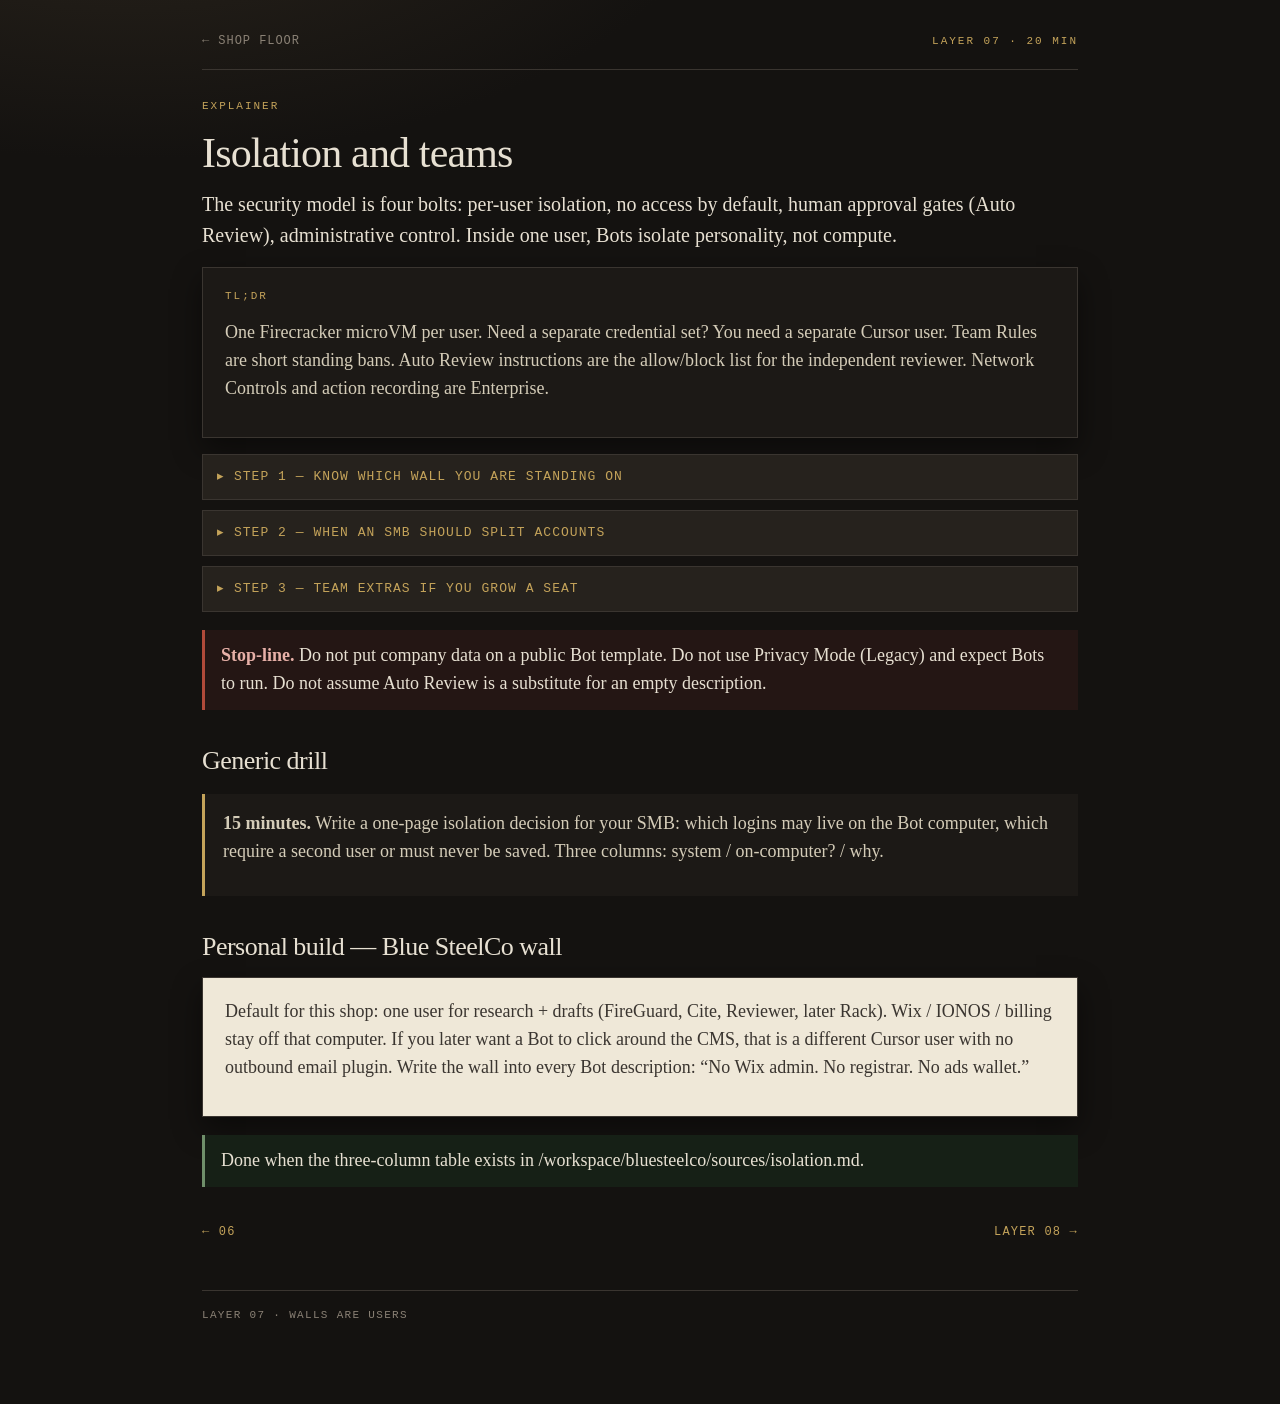
<file: 07-isolation.html>
<!doctype html>
<html lang="en">
<head>
  <meta charset="utf-8" />
  <meta name="viewport" content="width=device-width, initial-scale=1" />
  <title>07 — Isolation</title>
  <link rel="stylesheet" href="styles.css" />
</head>
<body>
  <div class="wrap">
    <div class="topnav">
      <a href="index.html">← Shop Floor</a>
      <span class="stamp">Layer 07 · 20 min</span>
    </div>

    <p class="stamp">Explainer</p>
    <h1>Isolation and teams</h1>
    <p class="lede">The security model is four bolts: per-user isolation, no access by default, human approval gates (Auto Review), administrative control. Inside one user, Bots isolate personality, not compute.</p>

    <div class="card">
      <p class="stamp">TL;DR</p>
      <p>One Firecracker microVM per user. Need a separate credential set? You need a separate Cursor user. Team Rules are short standing bans. Auto Review instructions are the allow/block list for the independent reviewer. Network Controls and action recording are Enterprise.</p>
    </div>

    <details class="step">
      <summary>Step 1 — Know which wall you are standing on</summary>
      <div class="body">
        <p>User-to-user: hardware isolation. Bot-to-Bot: none for files and cookies. Plugin tokens: held by Cursor, not printed to the model. Local execution on your laptop: per-command approval by default, can be turned off.</p>
      </div>
    </details>
    <details class="step">
      <summary>Step 2 — When an SMB should split accounts</summary>
      <div class="body">
        <p>Split if one workload must hold production CMS, payroll, or banking and another workload is allowed to roam the public web. Do not split because the names are different. Names are cheap. MicroVMs are the wall.</p>
      </div>
    </details>
    <details class="step">
      <summary>Step 3 — Team extras if you grow a seat</summary>
      <div class="body">
        <p>Team Rules scoped to Grok Bot. Cloud Agent delegation can be disabled. Public template sharing can be locked in. Privacy Mode (Legacy) blocks Grok Bot entirely — the product requires cloud storage.</p>
      </div>
    </details>

    <div class="stop">
      <strong>Stop-line.</strong> Do not put company data on a public Bot template. Do not use Privacy Mode (Legacy) and expect Bots to run. Do not assume Auto Review is a substitute for an empty description.
    </div>

    <h2>Generic drill</h2>
    <div class="build">
      <p><strong>15 minutes.</strong> Write a one-page isolation decision for your SMB: which logins may live on the Bot computer, which require a second user or must never be saved. Three columns: system / on-computer? / why.</p>
    </div>

    <h2>Personal build — Blue SteelCo wall</h2>
    <div class="card paper">
      <p>Default for this shop: one user for research + drafts (FireGuard, Cite, Reviewer, later Rack). Wix / IONOS / billing stay off that computer. If you later want a Bot to click around the CMS, that is a different Cursor user with no outbound email plugin. Write the wall into every Bot description: “No Wix admin. No registrar. No ads wallet.”</p>
    </div>

    <div class="ok">Done when the three-column table exists in /workspace/bluesteelco/sources/isolation.md.</div>

    <div class="pager">
      <a href="06-multi-bot.html">← 06</a>
      <a href="08-capstone.html">Layer 08 →</a>
    </div>
    <footer class="site">Layer 07 · walls are users</footer>
  </div>
</body>
</html>
</file>
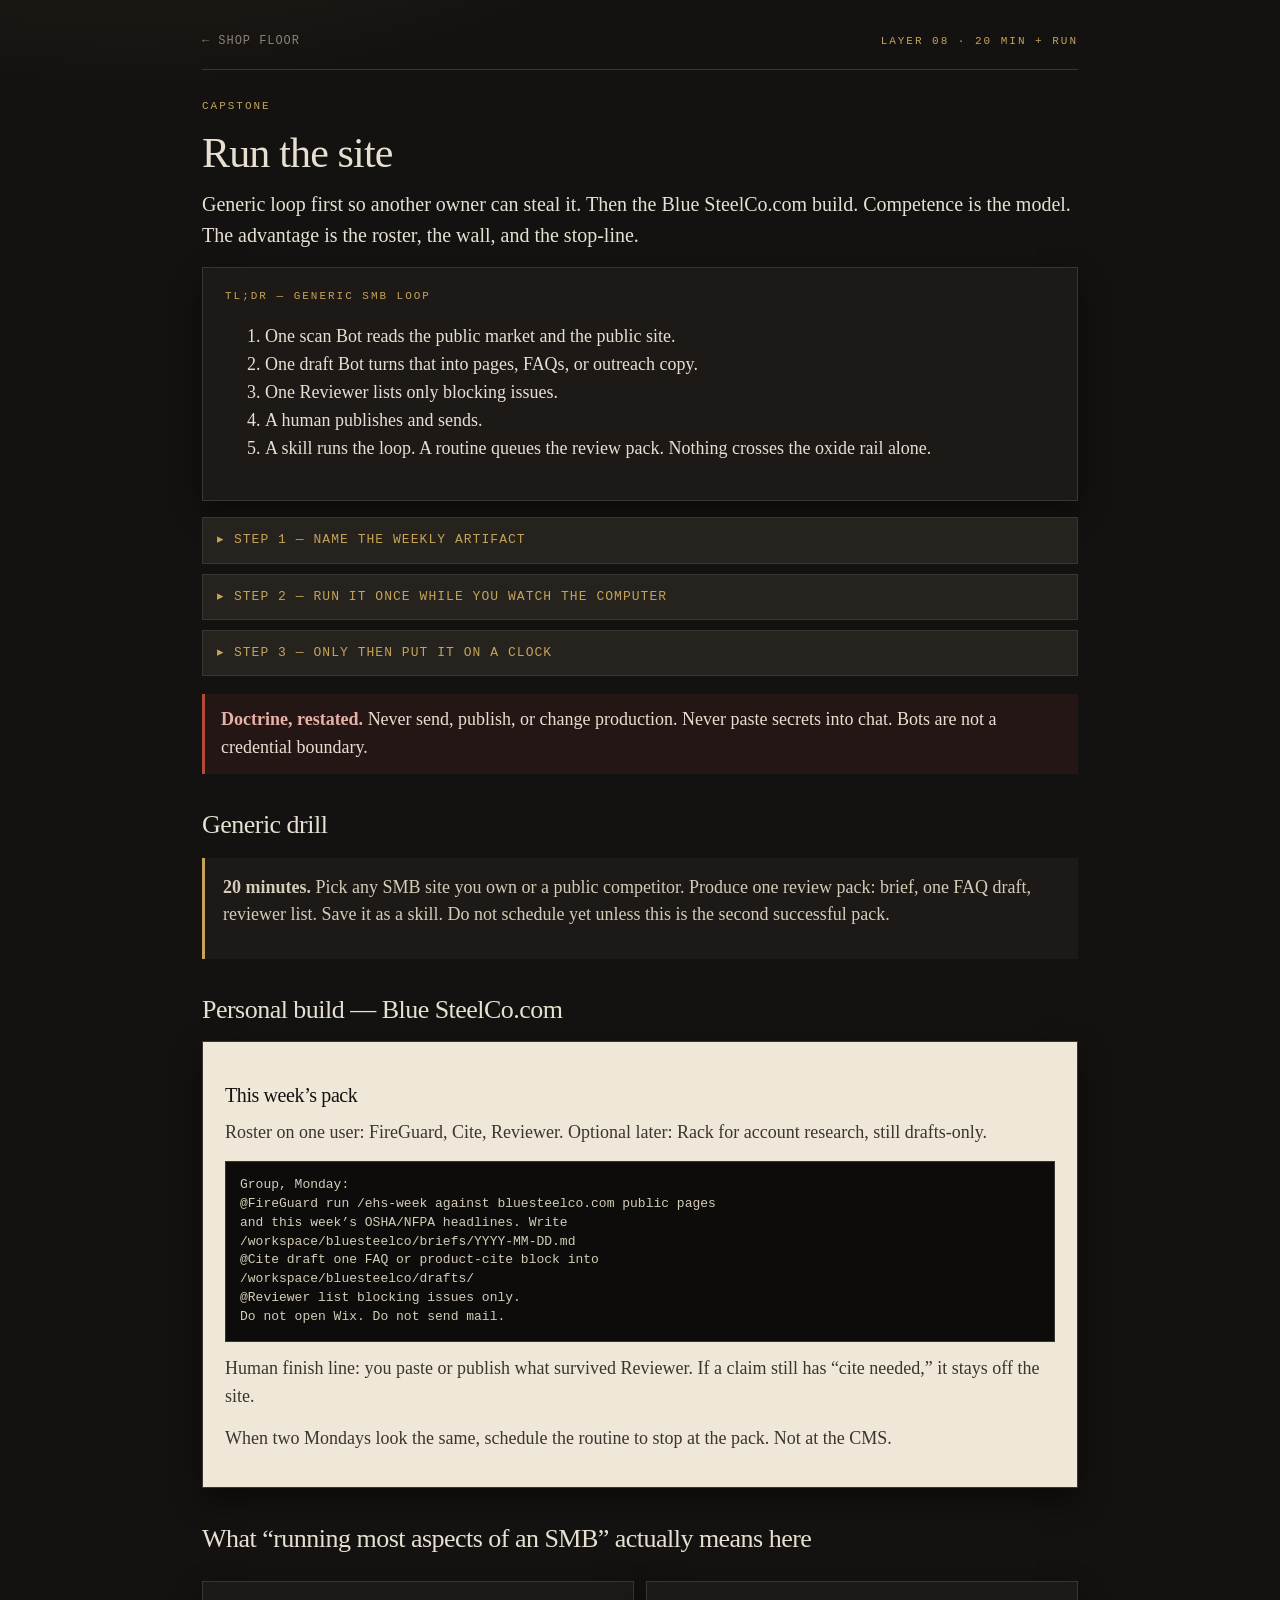
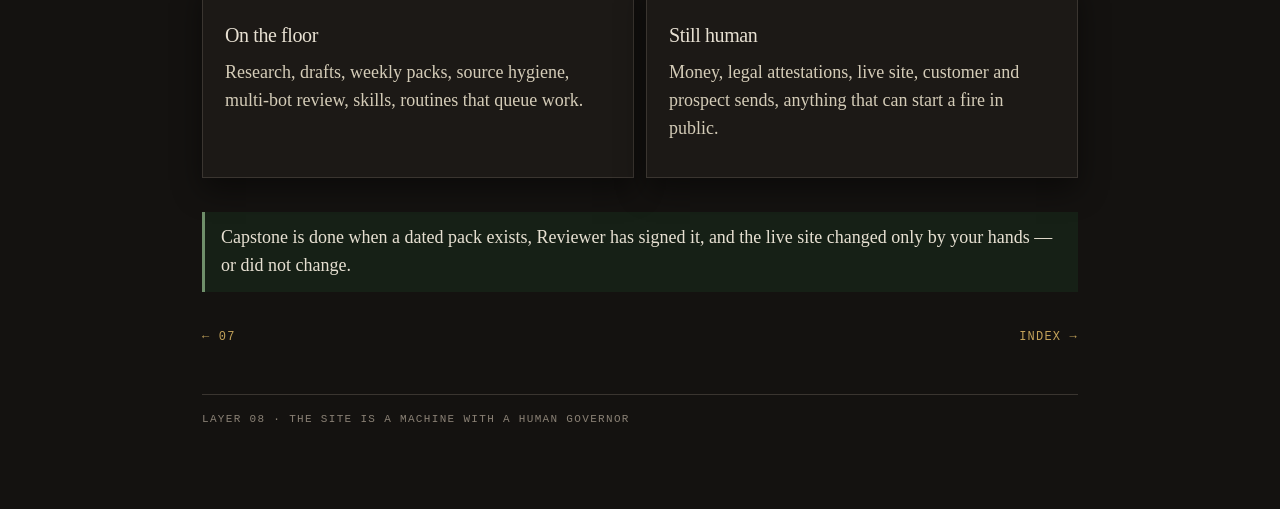
<file: 08-capstone.html>
<!doctype html>
<html lang="en">
<head>
  <meta charset="utf-8" />
  <meta name="viewport" content="width=device-width, initial-scale=1" />
  <title>08 — Capstone</title>
  <link rel="stylesheet" href="styles.css" />
</head>
<body>
  <div class="wrap">
    <div class="topnav">
      <a href="index.html">← Shop Floor</a>
      <span class="stamp">Layer 08 · 20 min + run</span>
    </div>

    <p class="stamp">Capstone</p>
    <h1>Run the site</h1>
    <p class="lede">Generic loop first so another owner can steal it. Then the Blue SteelCo.com build. Competence is the model. The advantage is the roster, the wall, and the stop-line.</p>

    <div class="card">
      <p class="stamp">TL;DR — generic SMB loop</p>
      <ol>
        <li>One scan Bot reads the public market and the public site.</li>
        <li>One draft Bot turns that into pages, FAQs, or outreach copy.</li>
        <li>One Reviewer lists only blocking issues.</li>
        <li>A human publishes and sends.</li>
        <li>A skill runs the loop. A routine queues the review pack. Nothing crosses the oxide rail alone.</li>
      </ol>
    </div>

    <details class="step">
      <summary>Step 1 — Name the weekly artifact</summary>
      <div class="body">
        <p>If you cannot name the file that lands in <code>/workspace</code> every week, you do not have a loop. “Help with the website” is not an artifact. “YYYY-MM-DD brief + one FAQ draft + reviewer list” is.</p>
      </div>
    </details>
    <details class="step">
      <summary>Step 2 — Run it once while you watch the computer</summary>
      <div class="body">
        <p>Do not start with a routine. Sit with Agent Computer open. Correct tone and cite habit in the moment. Promote survivors into descriptions.</p>
      </div>
    </details>
    <details class="step">
      <summary>Step 3 — Only then put it on a clock</summary>
      <div class="body">
        <p>Monday 06:30 routine: scan + draft + review list. You open the pack with coffee. You publish. That is an SMB running Grok Bot. That is also as far as this course will take authority.</p>
      </div>
    </details>

    <div class="stop">
      <strong>Doctrine, restated.</strong> Never send, publish, or change production. Never paste secrets into chat. Bots are not a credential boundary.
    </div>

    <h2>Generic drill</h2>
    <div class="build">
      <p><strong>20 minutes.</strong> Pick any SMB site you own or a public competitor. Produce one review pack: brief, one FAQ draft, reviewer list. Save it as a skill. Do not schedule yet unless this is the second successful pack.</p>
    </div>

    <h2>Personal build — Blue SteelCo.com</h2>
    <div class="card paper">
      <h3>This week’s pack</h3>
      <p>Roster on one user: FireGuard, Cite, Reviewer. Optional later: Rack for account research, still drafts-only.</p>
      <pre>Group, Monday:
@FireGuard run /ehs-week against bluesteelco.com public pages
and this week’s OSHA/NFPA headlines. Write
/workspace/bluesteelco/briefs/YYYY-MM-DD.md
@Cite draft one FAQ or product-cite block into
/workspace/bluesteelco/drafts/
@Reviewer list blocking issues only.
Do not open Wix. Do not send mail.</pre>
      <p>Human finish line: you paste or publish what survived Reviewer. If a claim still has “cite needed,” it stays off the site.</p>
      <p>When two Mondays look the same, schedule the routine to stop at the pack. Not at the CMS.</p>
    </div>

    <h2>What “running most aspects of an SMB” actually means here</h2>
    <div class="two-col">
      <div class="card">
        <h3>On the floor</h3>
        <p>Research, drafts, weekly packs, source hygiene, multi-bot review, skills, routines that queue work.</p>
      </div>
      <div class="card">
        <h3>Still human</h3>
        <p>Money, legal attestations, live site, customer and prospect sends, anything that can start a fire in public.</p>
      </div>
    </div>

    <div class="ok">Capstone is done when a dated pack exists, Reviewer has signed it, and the live site changed only by your hands — or did not change.</div>

    <div class="pager">
      <a href="07-isolation.html">← 07</a>
      <a href="index.html">Index →</a>
    </div>
    <footer class="site">Layer 08 · the site is a machine with a human governor</footer>
  </div>
</body>
</html>
</file>
<file: styles.css>
:root {
  --iron: #141210;
  --iron-2: #1c1916;
  --iron-3: #26221d;
  --steel: #3a3530;
  --grease: #8a8175;
  --paper: #e7e0d2;
  --paper-2: #d4ccb8;
  --brass: #c4a35a;
  --brass-dim: #8a7040;
  --oxide: #b04a3a;
  --oil: #6f8f6a;
  --cyanide: #6a8a9a;
  --shadow: 0 12px 28px rgba(0,0,0,.45);
  --font-display: "Iowan Old Style", "Palatino Linotype", Palatino, "Book Antiqua", Georgia, serif;
  --font-body: "Source Serif 4", "Iowan Old Style", Georgia, serif;
  --font-stamp: "IBM Plex Mono", "ui-monospace", "SFMono-Regular", Menlo, Consolas, monospace;
}

* { box-sizing: border-box; }
html { scroll-behavior: smooth; }
body {
  margin: 0;
  background:
    radial-gradient(1200px 600px at 10% -10%, #2a241c 0%, transparent 50%),
    var(--iron);
  color: var(--paper);
  font-family: var(--font-body);
  font-size: 18px;
  line-height: 1.55;
  font-weight: 430;
}

a { color: var(--brass); text-decoration: none; border-bottom: 1px solid var(--brass-dim); }
a:hover { color: var(--paper); border-bottom-color: var(--paper); }

.wrap { max-width: 920px; margin: 0 auto; padding: 32px 22px 80px; }
.stamp {
  font-family: var(--font-stamp);
  font-size: 11px;
  letter-spacing: .18em;
  text-transform: uppercase;
  color: var(--brass);
}
h1, h2, h3 {
  font-family: var(--font-display);
  font-weight: 500;
  line-height: 1.15;
  letter-spacing: -0.02em;
  margin: 0 0 12px;
}
h1 { font-size: 42px; }
h2 { font-size: 26px; margin-top: 36px; }
h3 { font-size: 20px; margin-top: 22px; }
p { margin: 0 0 14px; color: var(--paper-2); }
.lede { font-size: 20px; color: var(--paper); }

hr.rule {
  border: 0;
  border-top: 1px solid var(--steel);
  margin: 28px 0;
}

.topnav {
  display: flex;
  justify-content: space-between;
  align-items: baseline;
  gap: 16px;
  padding-bottom: 18px;
  border-bottom: 1px solid var(--steel);
  margin-bottom: 28px;
}
.topnav a { border: 0; color: var(--grease); font-family: var(--font-stamp); font-size: 12px; letter-spacing: .08em; text-transform: uppercase; }
.topnav a:hover { color: var(--brass); }

.card {
  background: var(--iron-2);
  border: 1px solid var(--steel);
  box-shadow: var(--shadow);
  padding: 20px 22px;
  margin: 16px 0;
}
.card.paper {
  background: #efe8d8;
  color: #1c1916;
}
.card.paper p, .card.paper li { color: #3a3530; }
.card.paper h3 { color: #141210; }
.card.paper a { color: #6a4e16; border-color: #c4a35a; }

.grid {
  display: grid;
  grid-template-columns: 1fr 1fr;
  gap: 14px;
}
@media (max-width: 720px) { .grid { grid-template-columns: 1fr; } h1 { font-size: 32px; } }

.layer-list { list-style: none; padding: 0; margin: 0; }
.layer-list li {
  display: grid;
  grid-template-columns: 64px 1fr auto;
  gap: 14px;
  align-items: start;
  padding: 16px 0;
  border-bottom: 1px solid var(--steel);
}
.layer-num {
  font-family: var(--font-stamp);
  color: var(--brass);
  font-size: 13px;
  letter-spacing: .14em;
}
.layer-list h3 { margin: 0 0 4px; font-size: 22px; }
.layer-list p { margin: 0; font-size: 16px; }
.layer-list .go { font-family: var(--font-stamp); font-size: 12px; letter-spacing: .1em; text-transform: uppercase; border: 0; }

.swatches { display: flex; flex-wrap: wrap; gap: 10px; }
.swatch {
  width: 120px;
  border: 1px solid var(--steel);
}
.swatch .chip { height: 44px; }
.swatch code {
  display: block;
  padding: 6px 8px;
  font-family: var(--font-stamp);
  font-size: 11px;
  color: var(--grease);
  background: var(--iron-3);
}

.token-row {
  display: flex;
  gap: 16px;
  align-items: center;
  font-family: var(--font-stamp);
  font-size: 13px;
  color: var(--grease);
  padding: 6px 0;
  border-bottom: 1px dashed var(--steel);
}
.bar { height: 10px; background: var(--brass); }

details.step {
  background: var(--iron-3);
  border: 1px solid var(--steel);
  margin: 10px 0;
}
details.step summary {
  cursor: pointer;
  list-style: none;
  padding: 12px 14px;
  font-family: var(--font-stamp);
  font-size: 13px;
  letter-spacing: .08em;
  text-transform: uppercase;
  color: var(--brass);
}
details.step summary::-webkit-details-marker { display: none; }
details.step summary:before { content: "▸ "; }
details.step[open] summary:before { content: "▾ "; }
details.step .body { padding: 0 16px 16px; }

.stop {
  border-left: 3px solid var(--oxide);
  padding: 12px 16px;
  background: #241614;
  margin: 18px 0;
}
.stop strong { color: #e7b0a8; }

.ok {
  border-left: 3px solid var(--oil);
  padding: 12px 16px;
  background: #162016;
  margin: 18px 0;
}

.build {
  border-left: 3px solid var(--brass);
  padding: 16px 18px;
  background: var(--iron-2);
  margin: 18px 0;
}

code, pre {
  font-family: var(--font-stamp);
  font-size: 13px;
}
pre {
  background: #0e0c0b;
  border: 1px solid var(--steel);
  padding: 14px;
  overflow: auto;
  color: var(--paper-2);
  line-height: 1.45;
}
.meta { font-family: var(--font-stamp); font-size: 12px; color: var(--grease); letter-spacing: .06em; }

footer.site {
  margin-top: 48px;
  padding-top: 16px;
  border-top: 1px solid var(--steel);
  font-family: var(--font-stamp);
  font-size: 11px;
  letter-spacing: .12em;
  text-transform: uppercase;
  color: var(--grease);
}
.pager { display: flex; justify-content: space-between; gap: 12px; margin-top: 36px; }
.pager a { border: 0; font-family: var(--font-stamp); font-size: 12px; letter-spacing: .1em; text-transform: uppercase; }

.badge {
  display: inline-block;
  font-family: var(--font-stamp);
  font-size: 10px;
  letter-spacing: .14em;
  text-transform: uppercase;
  padding: 3px 7px;
  border: 1px solid var(--brass-dim);
  color: var(--brass);
}
.two-col { display: grid; grid-template-columns: 1fr 1fr; gap: 12px; }
@media (max-width: 720px) { .two-col { grid-template-columns: 1fr; } }
</file>
